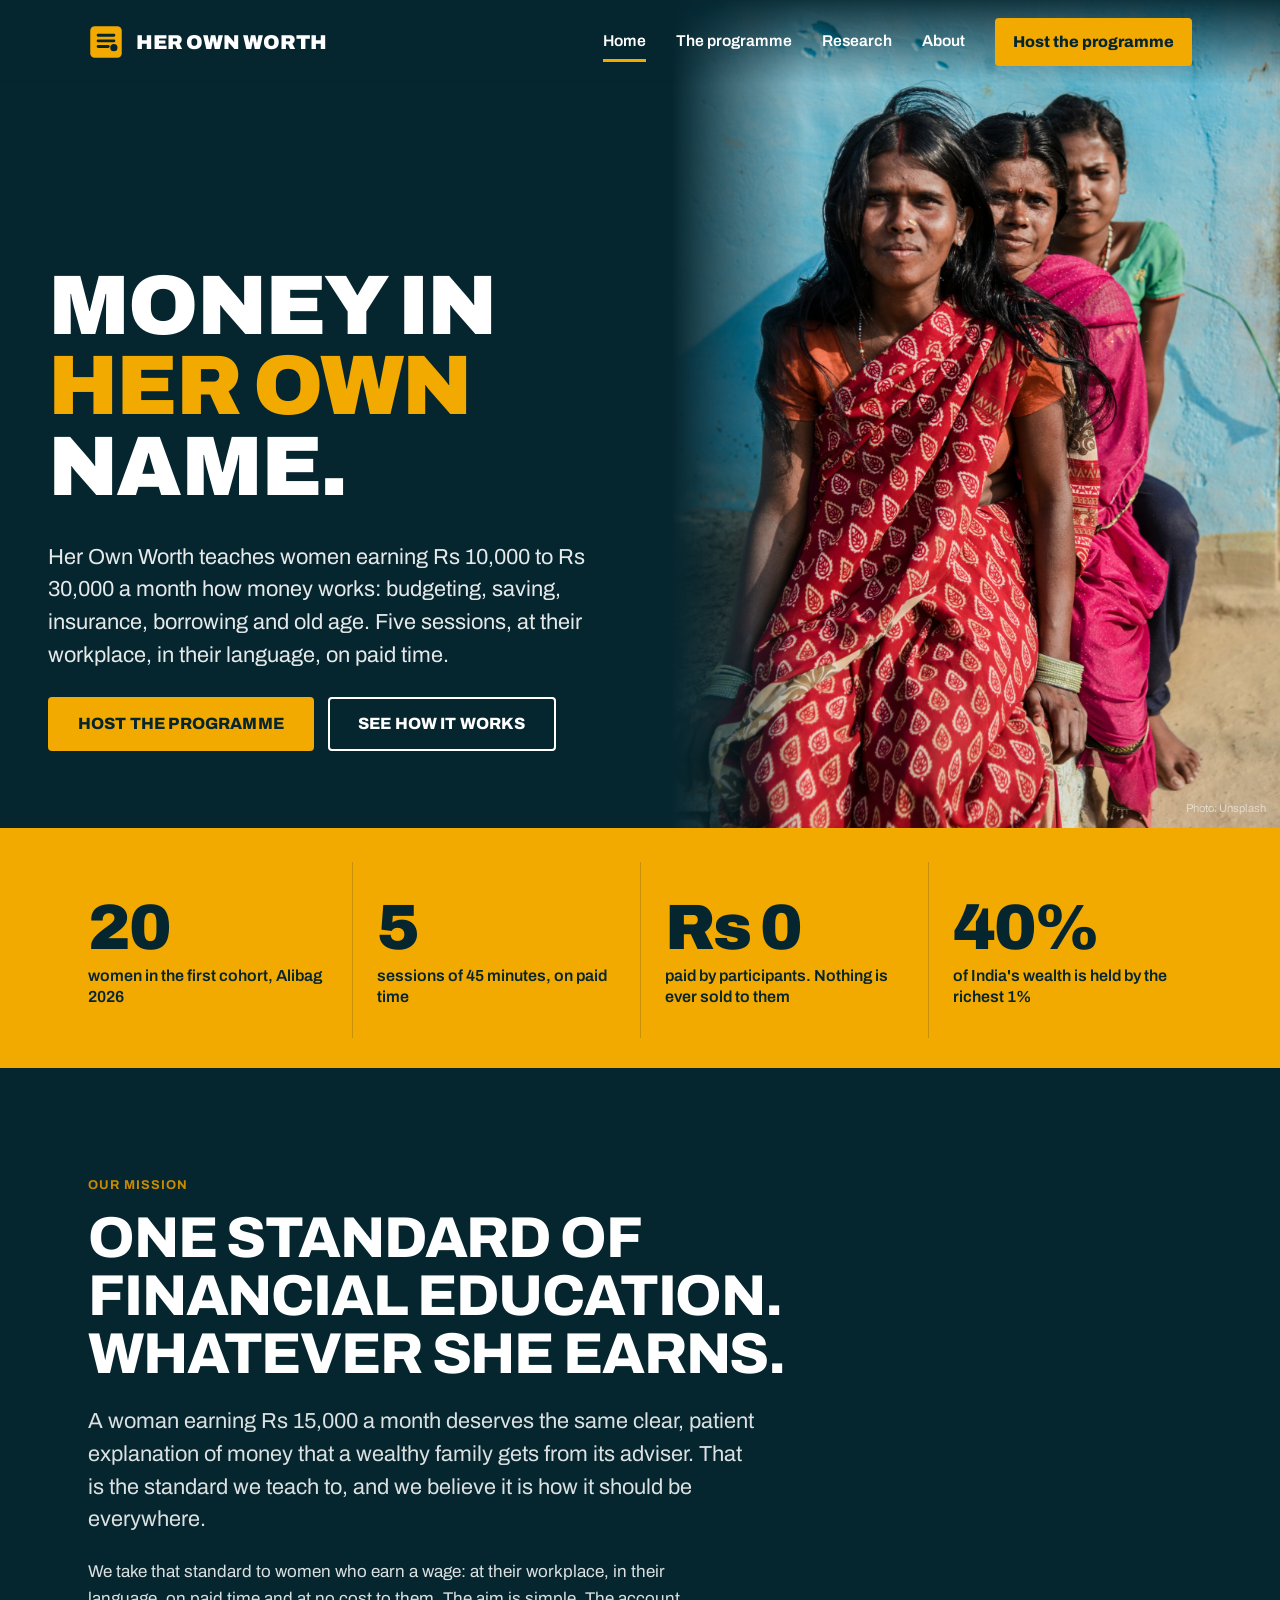
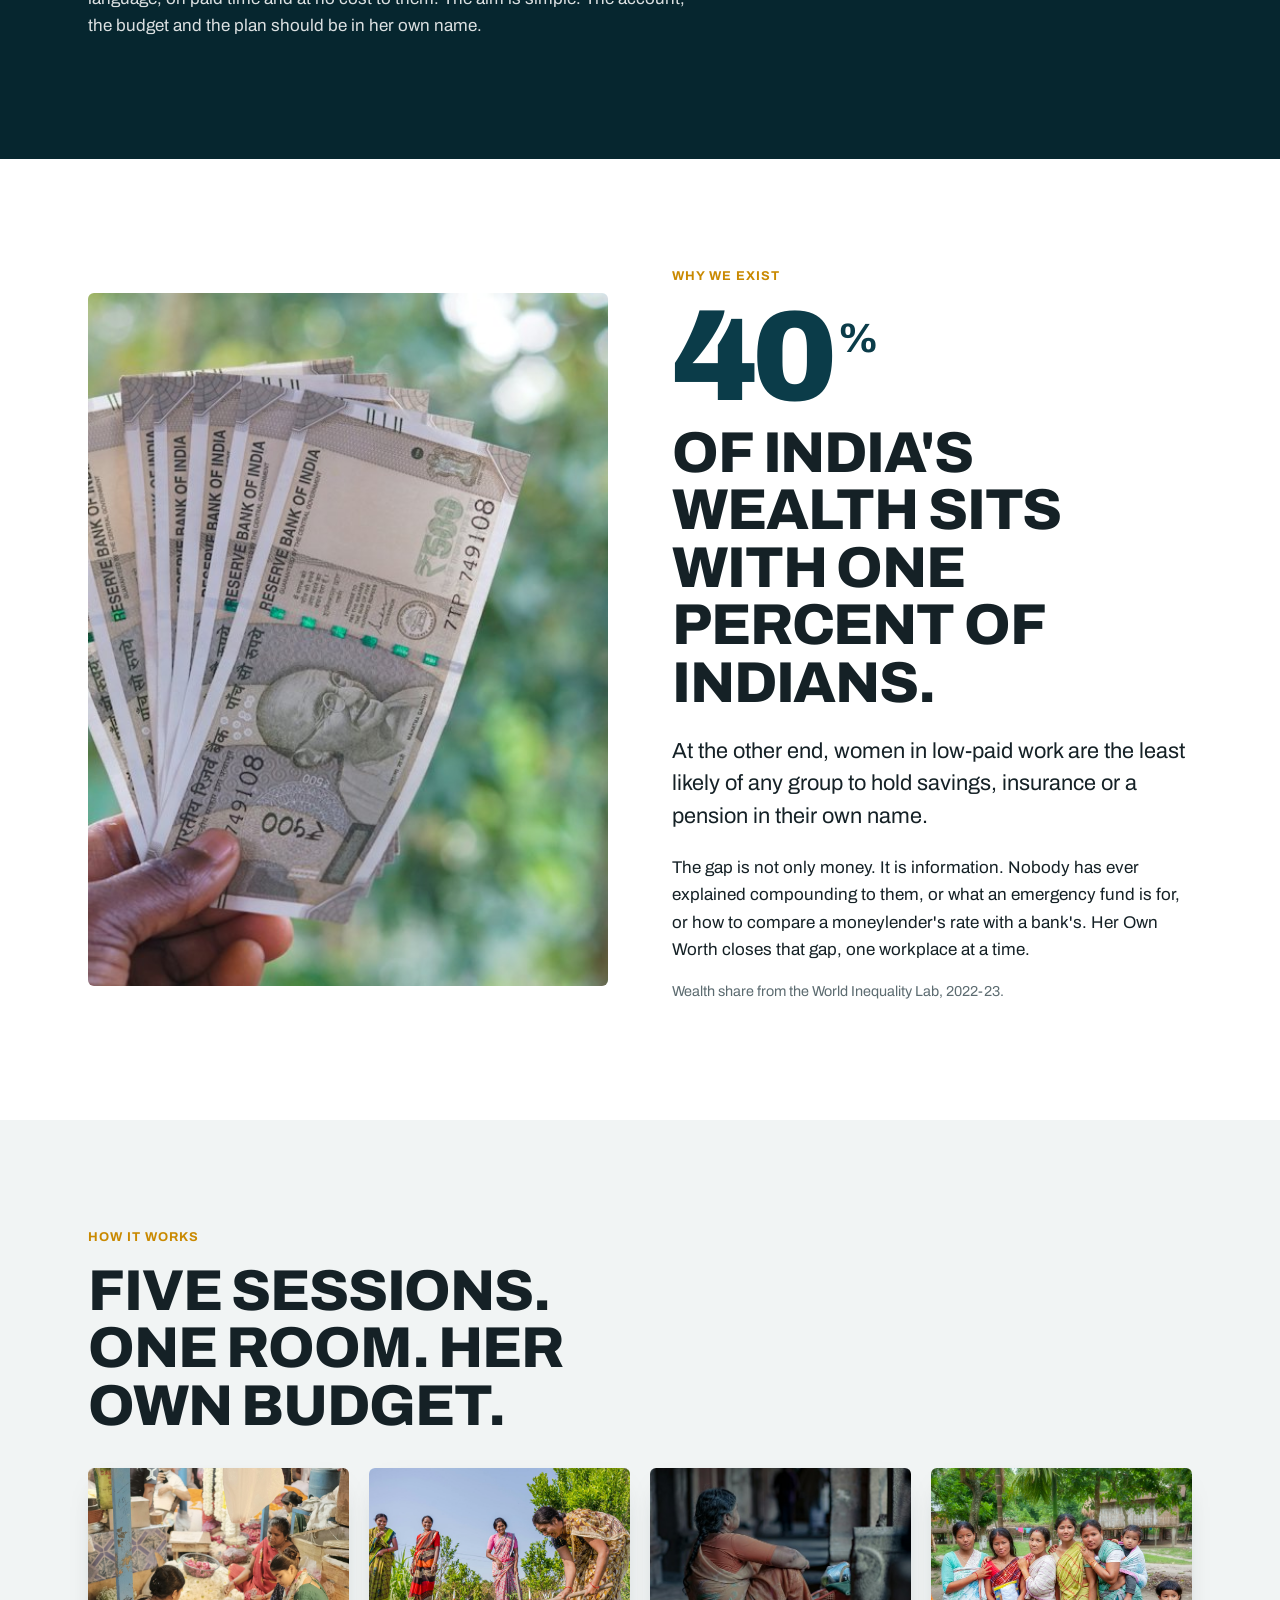
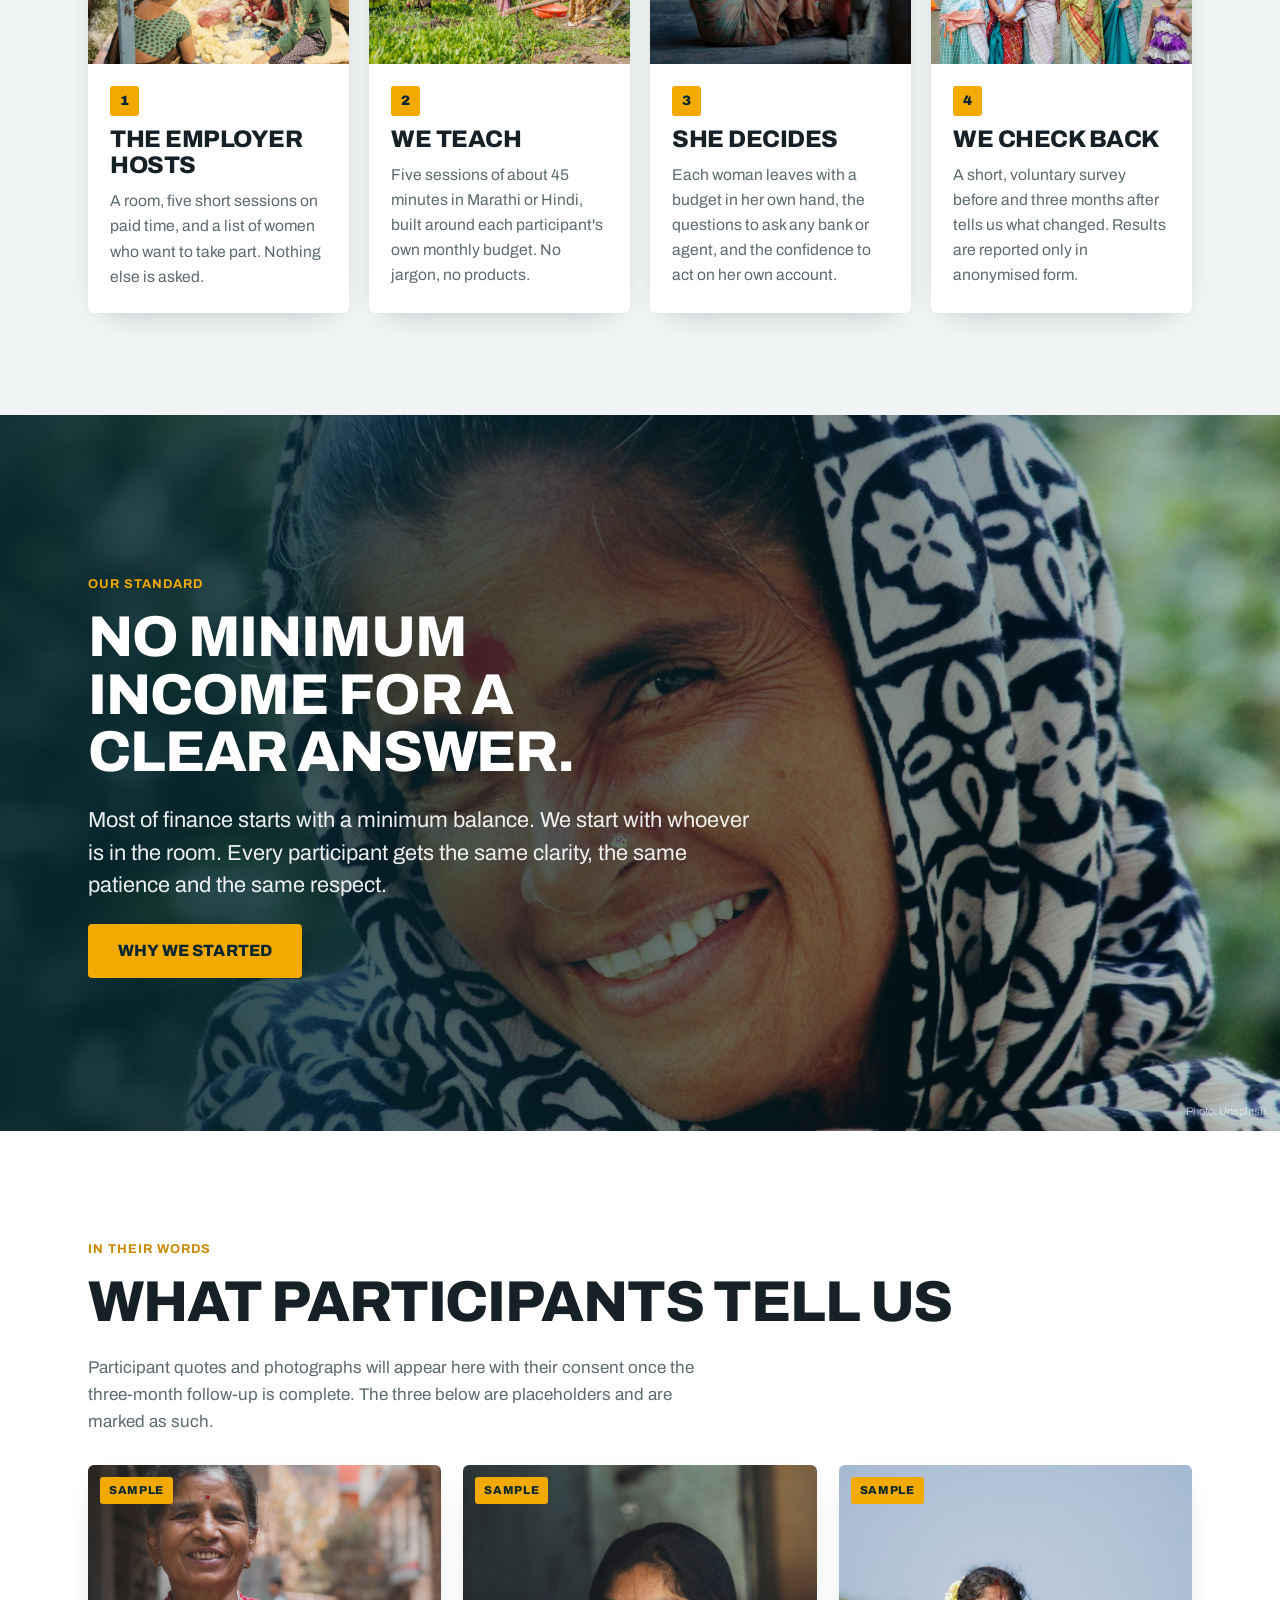
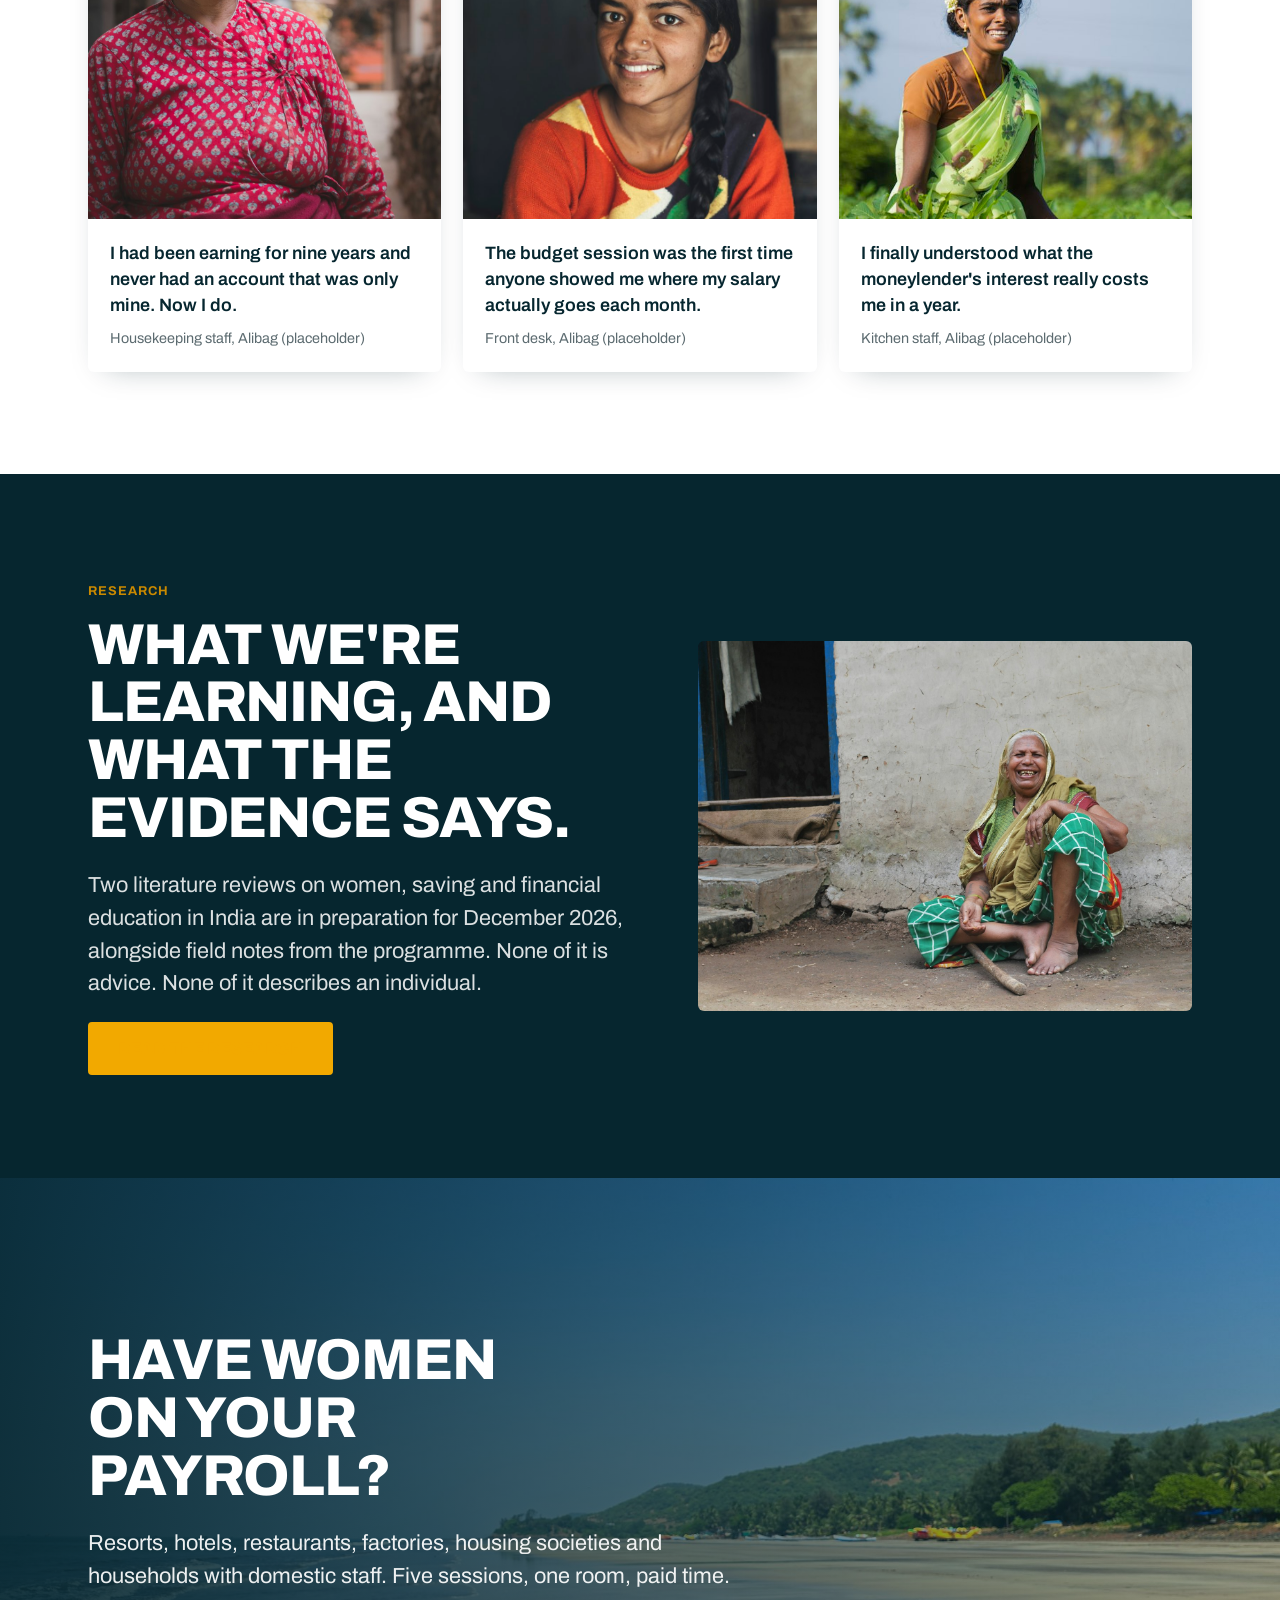
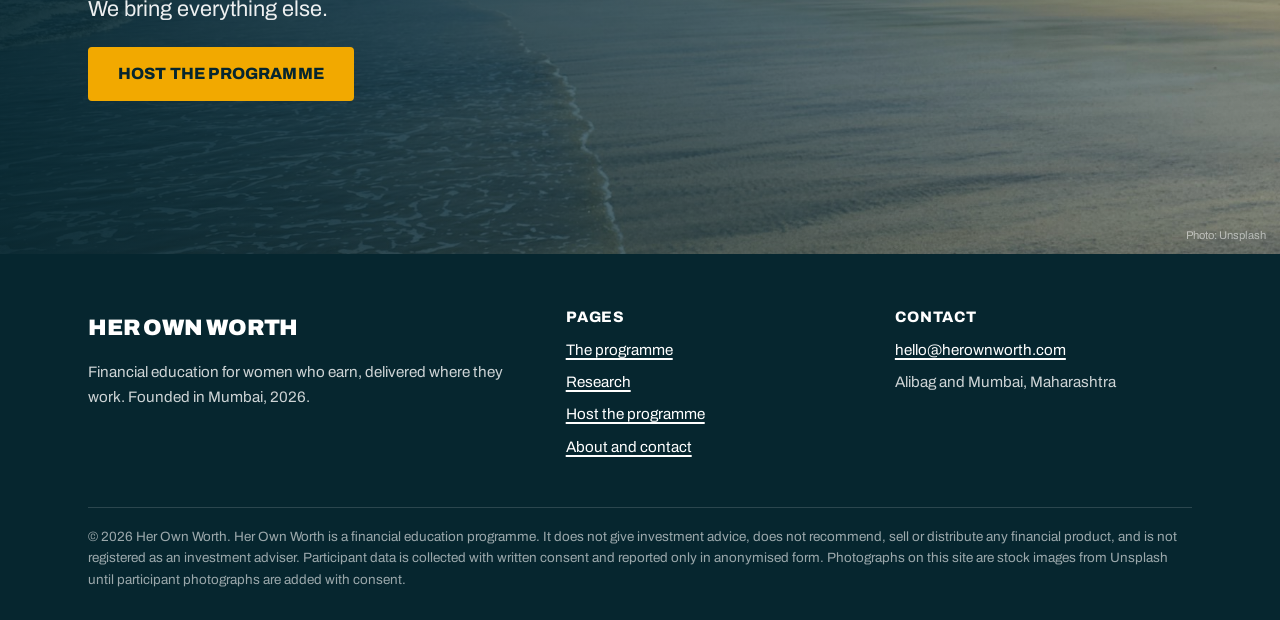
<file: index.html>
<!doctype html>
<html lang="en">
<head>
<meta charset="utf-8">
<meta name="viewport" content="width=device-width, initial-scale=1">
<title>Her Own Worth</title>
<meta name="description" content="One standard of financial education for women who earn, whatever they earn. Budgeting, saving, insurance and borrowing explained in plain language, at the workplace.">
<link rel="icon" href="favicon.svg" type="image/svg+xml">
<link rel="preconnect" href="https://fonts.googleapis.com">
<link rel="preconnect" href="https://fonts.gstatic.com" crossorigin>
<link href="https://fonts.googleapis.com/css2?family=Archivo:wght@400;500;600;700;800;900&display=swap" rel="stylesheet">
<link rel="stylesheet" href="styles.css">
</head>
<body>
<header class="top">
  <div class="wrap">
    <a class="brand" href="index.html"><svg class="mark" viewBox="0 0 32 32" aria-hidden="true"><rect x="2" y="2" width="28" height="28" rx="4" fill="#F2A900"/><path d="M9 10h14M9 15h14M9 20h9" stroke="#06262F" stroke-width="2.6" stroke-linecap="round"/><circle cx="23" cy="21" r="3.2" fill="#06262F"/></svg>Her Own Worth</a>
    <button class="menu-btn" aria-expanded="false" aria-controls="nav" onclick="var n=document.getElementById('nav');n.classList.toggle('open');this.setAttribute('aria-expanded',n.classList.contains('open'))">Menu</button>
    <nav class="main" id="nav" aria-label="Main">
      <a href="index.html" aria-current="page">Home</a>
      <a href="programme.html">The programme</a>
      <a href="research.html">Research</a>
      <a href="about.html">About</a>
      <a class="cta" href="employers.html">Host the programme</a>
    </nav>
  </div>
</header>
<main>

<section class="hero">
  <div class="text"><div>
    <h1 class="reveal">Money in <em>her own</em> name.</h1>
    <p class="lead reveal d1">Her Own Worth teaches women earning Rs 10,000 to Rs 30,000 a month how money works: budgeting, saving, insurance, borrowing and old age. Five sessions, at their workplace, in their language, on paid time.</p>
    <div class="actions reveal d2"><a class="btn" href="employers.html">Host the programme</a> <a class="btn outline" href="programme.html">See how it works</a></div>
  </div></div>
  <div class="pic"><img src="img/hero_group.jpg" alt="Women in bright saris standing together outside a blue wall" fetchpriority="high" style="--pos:50% 20%"><span class="credit">Photo: Unsplash</span></div>
</section>
<div class="stats" aria-label="Programme at a glance">
  <div class="wrap">
    <div><b data-count="20">20</b><span>women in the first cohort, Alibag 2026</span></div>
    <div><b data-count="5">5</b><span>sessions of 45 minutes, on paid time</span></div>
    <div><b data-count="0" data-prefix="Rs ">Rs 0</b><span>paid by participants. Nothing is ever sold to them</span></div>
    <div><b data-count="40" data-suffix="%">40%</b><span>of India's wealth is held by the richest 1%</span></div>
  </div>
</div>

<section class="dark">
  <div class="wrap">
    <span class="eyebrow">Our mission</span>
    <h2 style="max-width:20ch">One standard of financial education. Whatever she earns.</h2>
    <p class="lead">A woman earning Rs 15,000 a month deserves the same clear, patient explanation of money that a wealthy family gets from its adviser. That is the standard we teach to, and we believe it is how it should be everywhere.</p>
    <p style="max-width:62ch">We take that standard to women who earn a wage: at their workplace, in their language, on paid time and at no cost to them. The aim is simple. The account, the budget and the plan should be in her own name.</p>
  </div>
</section>

<section>
  <div class="wrap split">
    <div class="photo tall"><img src="img/rupees.jpg" alt="A hand holding a fan of 500 rupee notes" loading="lazy"></div>
    <div>
      <span class="eyebrow">Why we exist</span>
      <p class="bignum">40<small>%</small></p>
      <h2>Of India's wealth sits with one percent of Indians.</h2>
      <p class="lead">At the other end, women in low-paid work are the least likely of any group to hold savings, insurance or a pension in their own name.</p>
      <p>The gap is not only money. It is information. Nobody has ever explained compounding to them, or what an emergency fund is for, or how to compare a moneylender's rate with a bank's. Her Own Worth closes that gap, one workplace at a time.</p>
      <p class="muted" style="font-size:.9rem">Wealth share from the World Inequality Lab, 2022-23.</p>
    </div>
  </div>
</section>

<section class="mist">
  <div class="wrap">
    <span class="eyebrow">How it works</span>
    <h2 style="max-width:16ch">Five sessions. One room. Her own budget.</h2>
    <div class="cards" style="margin-top:34px">
      <article class="card"><div class="img"><img src="img/market.jpg" alt="Women working at market stalls" loading="lazy"></div><div class="body"><span class="step">1</span><h3>The employer hosts</h3><p>A room, five short sessions on paid time, and a list of women who want to take part. Nothing else is asked.</p></div></article>
      <article class="card"><div class="img"><img src="img/women_field.jpg" alt="Three women working together outdoors" loading="lazy"></div><div class="body"><span class="step">2</span><h3>We teach</h3><p>Five sessions of about 45 minutes in Marathi or Hindi, built around each participant's own monthly budget. No jargon, no products.</p></div></article>
      <article class="card"><div class="img"><img src="img/p_pensive.jpg" alt="A woman seated, thinking" loading="lazy"></div><div class="body"><span class="step">3</span><h3>She decides</h3><p>Each woman leaves with a budget in her own hand, the questions to ask any bank or agent, and the confidence to act on her own account.</p></div></article>
      <article class="card"><div class="img"><img src="img/group_rural.jpg" alt="A group of women and children in a village" loading="lazy"></div><div class="body"><span class="step">4</span><h3>We check back</h3><p>A short, voluntary survey before and three months after tells us what changed. Results are reported only in anonymised form.</p></div></article>
    </div>
  </div>
</section>

<div class="band">
  <img class="bg" src="img/p_scarf.jpg" alt="" loading="lazy">
  <div class="wrap">
    <span class="eyebrow" style="color:var(--gold)">Our standard</span>
    <h2>No minimum income for a clear answer.</h2>
    <p class="lead">Most of finance starts with a minimum balance. We start with whoever is in the room. Every participant gets the same clarity, the same patience and the same respect.</p>
    <a class="btn" href="about.html">Why we started</a>
  </div>
  <span class="credit">Photo: Unsplash</span>
</div>

<section>
  <div class="wrap">
    <span class="eyebrow">In their words</span>
    <h2>What participants tell us</h2>
    <p class="muted" style="max-width:62ch">Participant quotes and photographs will appear here with their consent once the three-month follow-up is complete. The three below are placeholders and are marked as such.</p>
    <div class="quotes" style="margin-top:30px">
      <article class="quote"><span class="sample">Sample</span><div class="img"><img src="img/p_older.jpg" alt="" loading="lazy"></div><blockquote>I had been earning for nine years and never had an account that was only mine. Now I do.</blockquote><cite>Housekeeping staff, Alibag (placeholder)</cite></article>
      <article class="quote"><span class="sample">Sample</span><div class="img"><img src="img/p_young.jpg" alt="" loading="lazy"></div><blockquote>The budget session was the first time anyone showed me where my salary actually goes each month.</blockquote><cite>Front desk, Alibag (placeholder)</cite></article>
      <article class="quote"><span class="sample">Sample</span><div class="img"><img src="img/p_green.jpg" alt="" loading="lazy"></div><blockquote>I finally understood what the moneylender's interest really costs me in a year.</blockquote><cite>Kitchen staff, Alibag (placeholder)</cite></article>
    </div>
  </div>
</section>

<section class="dark">
  <div class="wrap split text-first">
    <div>
      <span class="eyebrow">Research</span>
      <h2>What we're learning, and what the evidence says.</h2>
      <p class="lead">Two literature reviews on women, saving and financial education in India are in preparation for December 2026, alongside field notes from the programme. None of it is advice. None of it describes an individual.</p>
      <a class="btn" href="research.html">Read the research</a>
    </div>
    <div class="photo"><img src="img/p_seated.jpg" alt="An older woman seated at a doorway" loading="lazy"></div>
  </div>
</section>

<div class="band">
  <img class="bg" src="img/coast.jpg" alt="" loading="lazy">
  <div class="wrap">
    <h2>Have women on your payroll?</h2>
    <p class="lead">Resorts, hotels, restaurants, factories, housing societies and households with domestic staff. Five sessions, one room, paid time. We bring everything else.</p>
    <a class="btn" href="employers.html">Host the programme</a>
  </div>
  <span class="credit">Photo: Unsplash</span>
</div>

</main>
<footer>
  <div class="wrap">
    <div>
      <div class="brand">Her Own Worth</div>
      <p>Financial education for women who earn, delivered where they work. Founded in Mumbai, 2026.</p>
    </div>
    <div>
      <h4>PAGES</h4>
      <ul>
        <li><a href="programme.html">The programme</a></li>
        <li><a href="research.html">Research</a></li>
        <li><a href="employers.html">Host the programme</a></li>
        <li><a href="about.html">About and contact</a></li>
      </ul>
    </div>
    <div>
      <h4>CONTACT</h4>
      <ul>
        <li><a href="mailto:hello@herownworth.com">hello@herownworth.com</a></li>
        <li>Alibag and Mumbai, Maharashtra</li>
      </ul>
    </div>
    <div class="legal">&copy; 2026 Her Own Worth. Her Own Worth is a financial education programme. It does not give investment advice, does not recommend, sell or distribute any financial product, and is not registered as an investment adviser. Participant data is collected with written consent and reported only in anonymised form. Photographs on this site are stock images from Unsplash until participant photographs are added with consent.</div>
  </div>
</footer>
<script>
(function(){
  var els=document.querySelectorAll('[data-count]');
  if(!('IntersectionObserver' in window)||!els.length) return;
  var reduce=window.matchMedia('(prefers-reduced-motion: reduce)').matches;
  var io=new IntersectionObserver(function(entries){
    entries.forEach(function(e){
      if(!e.isIntersecting) return; io.unobserve(e.target);
      var el=e.target, end=parseInt(el.getAttribute('data-count'),10), pre=el.getAttribute('data-prefix')||'', suf=el.getAttribute('data-suffix')||'';
      if(reduce){ el.textContent=pre+end+suf; return; }
      var t0=null, dur=1400;
      function step(ts){ if(!t0) t0=ts; var p=Math.min(1,(ts-t0)/dur); p=1-Math.pow(1-p,3); el.textContent=pre+Math.round(end*p)+suf; if(p<1) requestAnimationFrame(step); }
      requestAnimationFrame(step);
    });
  },{threshold:.4});
  els.forEach(function(el){ el.textContent=(el.getAttribute('data-prefix')||'')+'0'+(el.getAttribute('data-suffix')||''); io.observe(el); });
})();
</script>
</body>
</html>
</file>
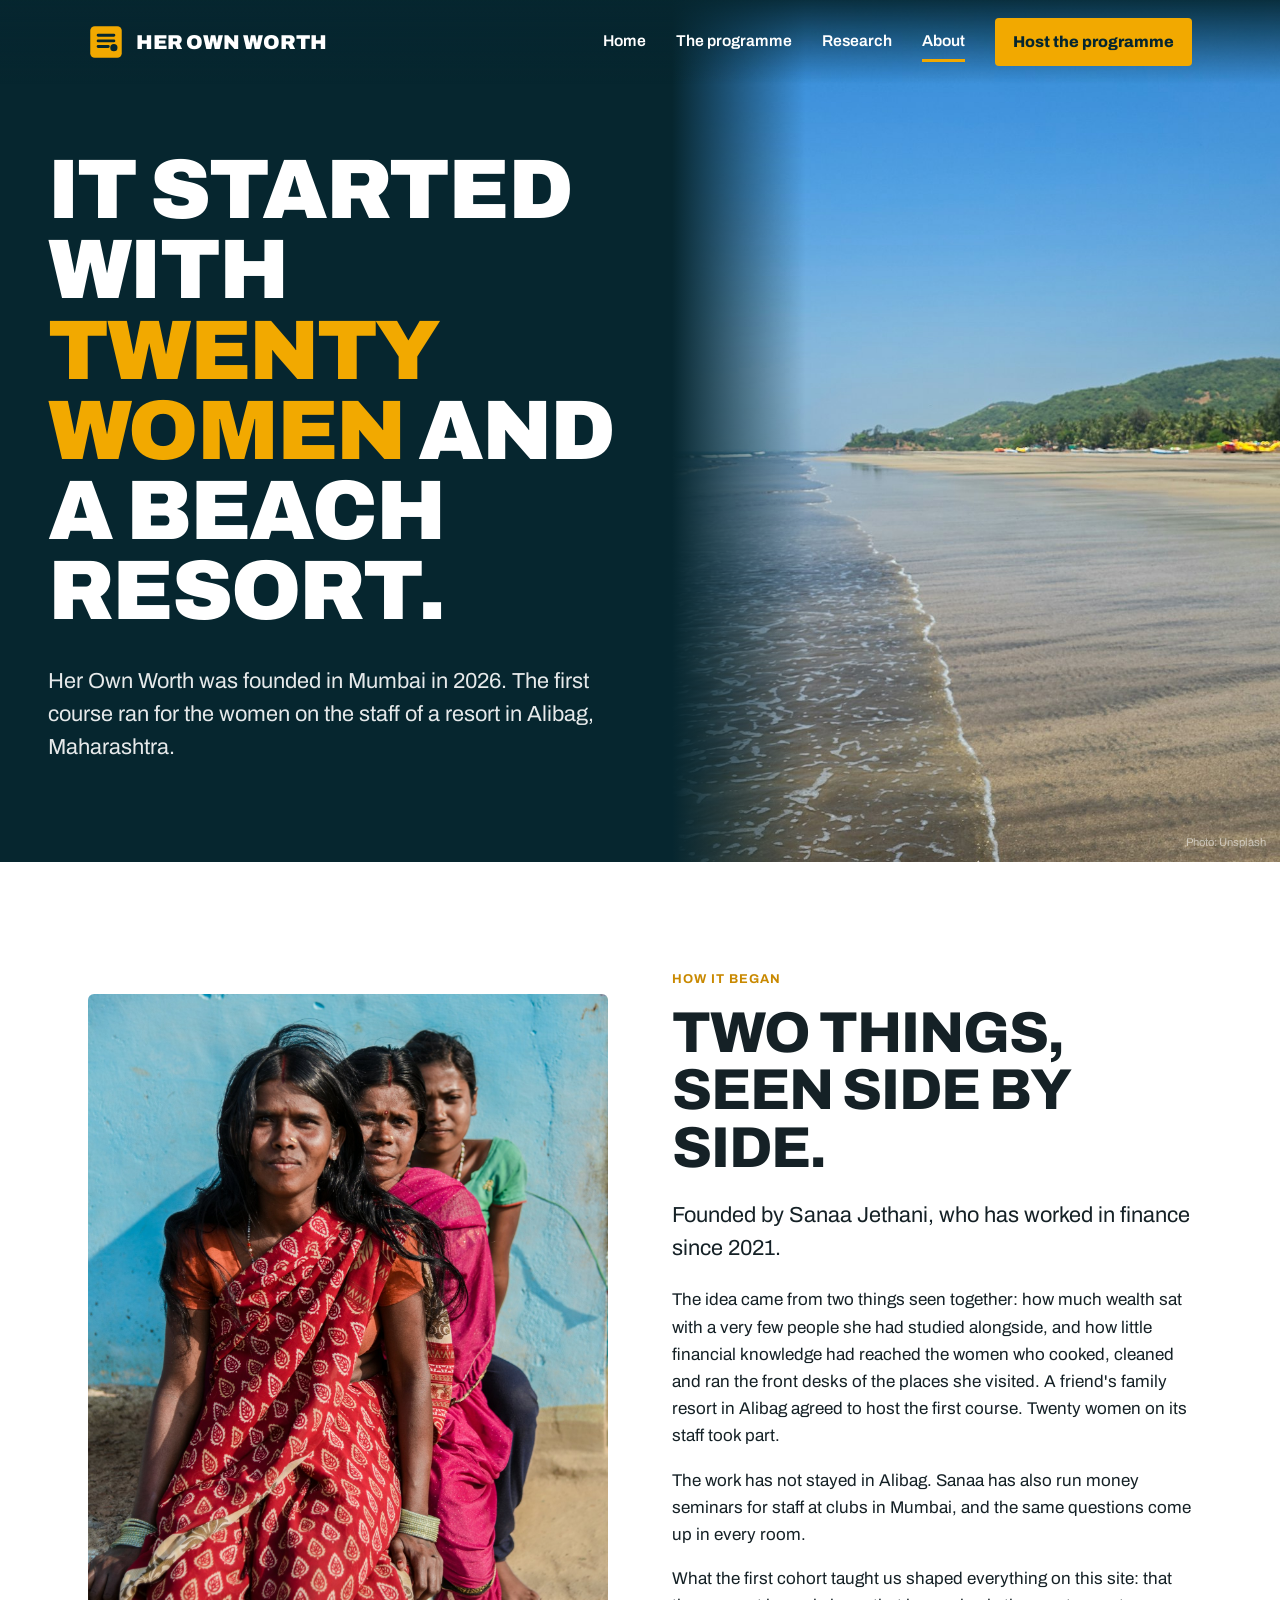
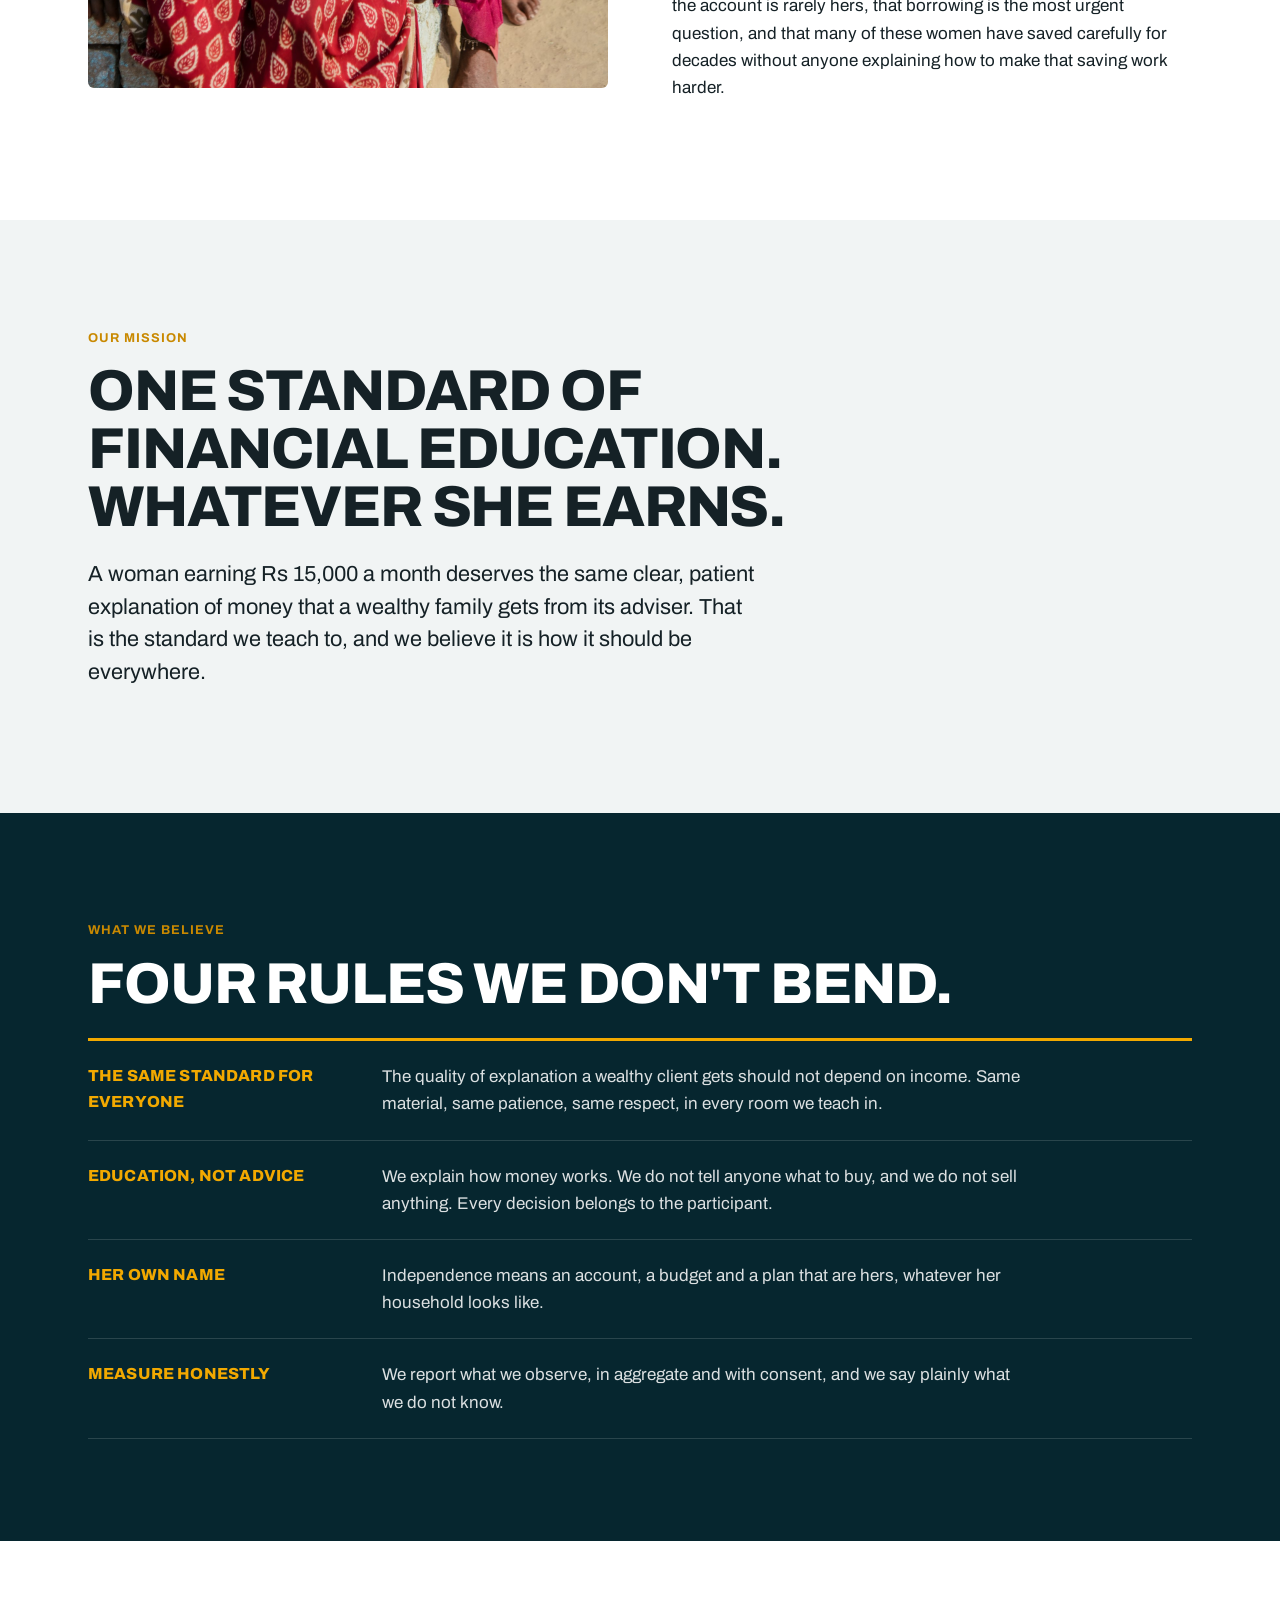
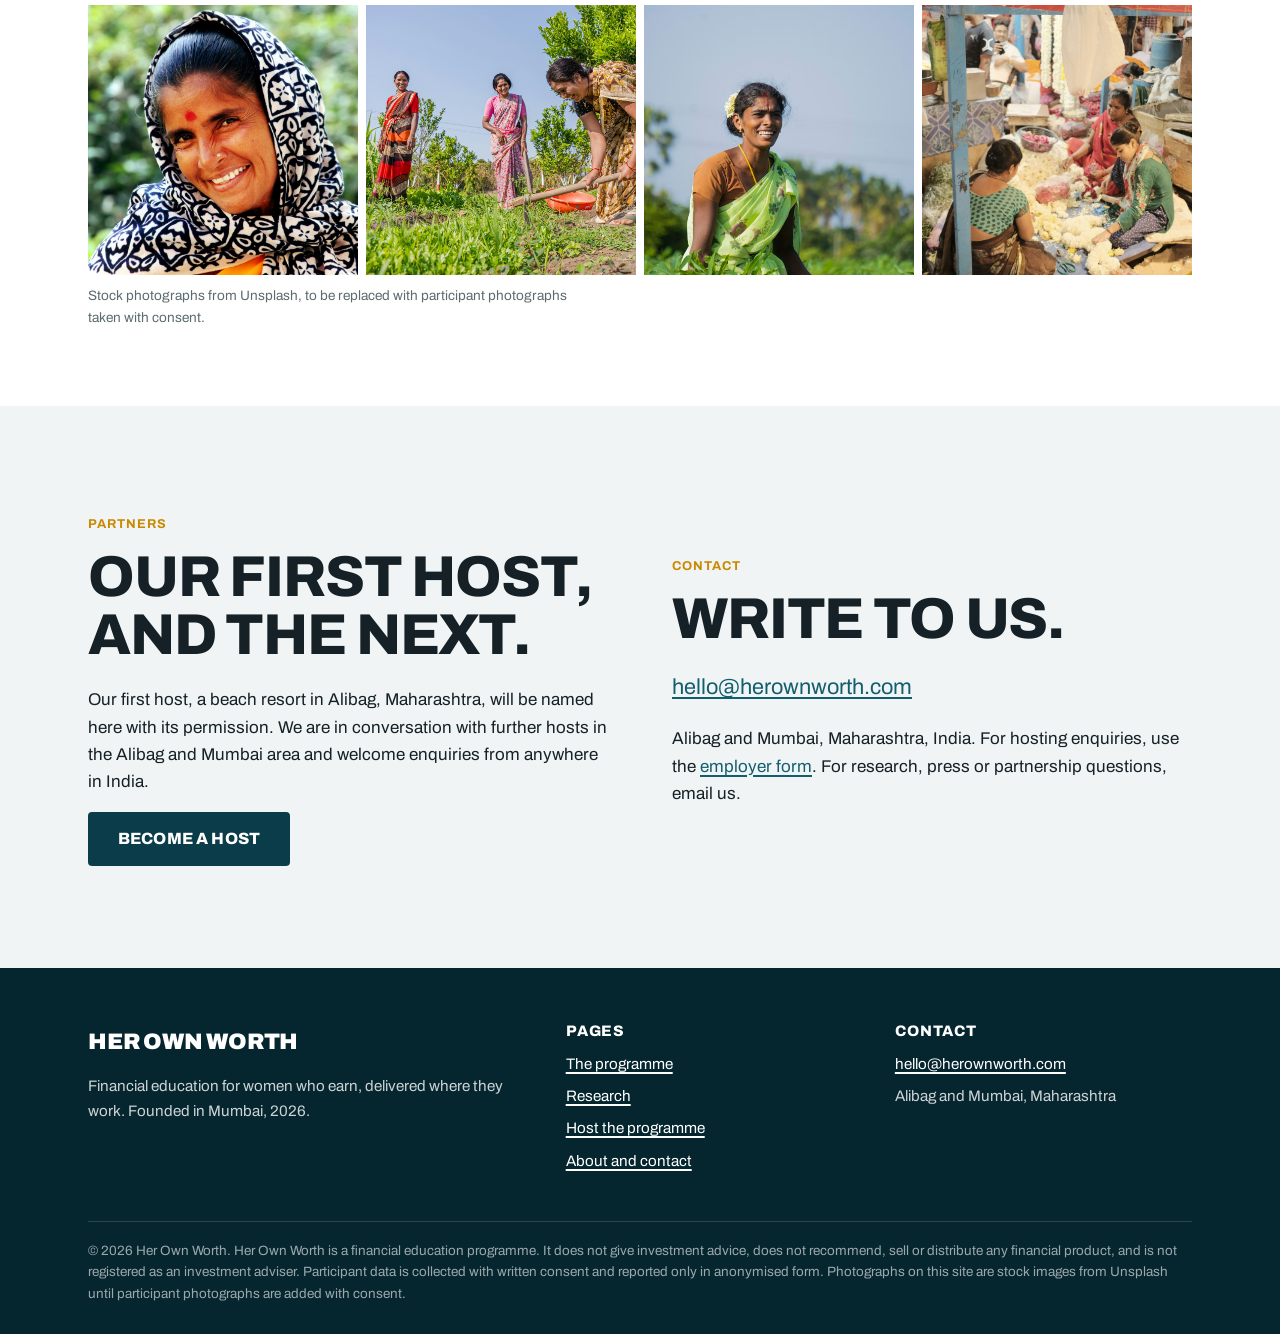
<file: about.html>
<!doctype html>
<html lang="en">
<head>
<meta charset="utf-8">
<meta name="viewport" content="width=device-width, initial-scale=1">
<title>About | Her Own Worth</title>
<meta name="description" content="How Her Own Worth started, what it believes, and how to reach us.">
<link rel="icon" href="favicon.svg" type="image/svg+xml">
<link rel="preconnect" href="https://fonts.googleapis.com">
<link rel="preconnect" href="https://fonts.gstatic.com" crossorigin>
<link href="https://fonts.googleapis.com/css2?family=Archivo:wght@400;500;600;700;800;900&display=swap" rel="stylesheet">
<link rel="stylesheet" href="styles.css">
</head>
<body>
<header class="top">
  <div class="wrap">
    <a class="brand" href="index.html"><svg class="mark" viewBox="0 0 32 32" aria-hidden="true"><rect x="2" y="2" width="28" height="28" rx="4" fill="#F2A900"/><path d="M9 10h14M9 15h14M9 20h9" stroke="#06262F" stroke-width="2.6" stroke-linecap="round"/><circle cx="23" cy="21" r="3.2" fill="#06262F"/></svg>Her Own Worth</a>
    <button class="menu-btn" aria-expanded="false" aria-controls="nav" onclick="var n=document.getElementById('nav');n.classList.toggle('open');this.setAttribute('aria-expanded',n.classList.contains('open'))">Menu</button>
    <nav class="main" id="nav" aria-label="Main">
      <a href="index.html">Home</a>
      <a href="programme.html">The programme</a>
      <a href="research.html">Research</a>
      <a href="about.html" aria-current="page">About</a>
      <a class="cta" href="employers.html">Host the programme</a>
    </nav>
  </div>
</header>
<main>

<section class="hero short">
  <div class="text"><div>
    <h1 class="reveal">It started with <em>twenty women</em> and a beach resort.</h1>
    <p class="lead reveal d1">Her Own Worth was founded in Mumbai in 2026. The first course ran for the women on the staff of a resort in Alibag, Maharashtra.</p>
    
  </div></div>
  <div class="pic"><img src="img/coast.jpg" alt="A wide sandy beach on the Konkan coast" fetchpriority="high" style="--pos:50% 30%"><span class="credit">Photo: Unsplash</span></div>
</section>

<section>
  <div class="wrap split">
    <div class="photo tall"><img src="img/hero_group.jpg" alt="Women in bright saris standing together" loading="lazy"></div>
    <div>
      <span class="eyebrow">How it began</span>
      <h2>Two things, seen side by side.</h2>
      <p class="lead">Founded by Sanaa Jethani, who has worked in finance since 2021.</p>
      <p>The idea came from two things seen together: how much wealth sat with a very few people she had studied alongside, and how little financial knowledge had reached the women who cooked, cleaned and ran the front desks of the places she visited. A friend's family resort in Alibag agreed to host the first course. Twenty women on its staff took part.</p>
      <p>The work has not stayed in Alibag. Sanaa has also run money seminars for staff at clubs in Mumbai, and the same questions come up in every room.</p>
      <p>What the first cohort taught us shaped everything on this site: that the account is rarely hers, that borrowing is the most urgent question, and that many of these women have saved carefully for decades without anyone explaining how to make that saving work harder.</p>
    </div>
  </div>
</section>

<section class="mist">
  <div class="wrap">
    <span class="eyebrow">Our mission</span>
    <h2 style="max-width:20ch">One standard of financial education. Whatever she earns.</h2>
    <p class="lead">A woman earning Rs 15,000 a month deserves the same clear, patient explanation of money that a wealthy family gets from its adviser. That is the standard we teach to, and we believe it is how it should be everywhere.</p>
  </div>
</section>

<section class="dark">
  <div class="wrap">
    <span class="eyebrow">What we believe</span>
    <h2>Four rules we don't bend.</h2>
    <ul class="rows" style="margin-top:26px">
      <li><b>The same standard for everyone</b><p>The quality of explanation a wealthy client gets should not depend on income. Same material, same patience, same respect, in every room we teach in.</p></li>
      <li><b>Education, not advice</b><p>We explain how money works. We do not tell anyone what to buy, and we do not sell anything. Every decision belongs to the participant.</p></li>
      <li><b>Her own name</b><p>Independence means an account, a budget and a plan that are hers, whatever her household looks like.</p></li>
      <li><b>Measure honestly</b><p>We report what we observe, in aggregate and with consent, and we say plainly what we do not know.</p></li>
    </ul>
  </div>
</section>

<section class="tight">
  <div class="wrap">
    <div class="strip">
      <div><img src="img/p_scarf.jpg" alt="" loading="lazy"></div>
      <div><img src="img/women_field.jpg" alt="" loading="lazy"></div>
      <div><img src="img/p_green.jpg" alt="" loading="lazy"></div>
      <div><img src="img/market.jpg" alt="" loading="lazy"></div>
    </div>
    <p class="muted" style="font-size:.85rem;margin-top:10px">Stock photographs from Unsplash, to be replaced with participant photographs taken with consent.</p>
  </div>
</section>

<section class="mist">
  <div class="wrap split">
    <div>
      <span class="eyebrow">Partners</span>
      <h2>Our first host, and the next.</h2>
      <p>Our first host, a beach resort in Alibag, Maharashtra, will be named here with its permission. We are in conversation with further hosts in the Alibag and Mumbai area and welcome enquiries from anywhere in India.</p>
      <a class="btn teal" href="employers.html">Become a host</a>
    </div>
    <div id="contact">
      <span class="eyebrow">Contact</span>
      <h2>Write to us.</h2>
      <p class="lead"><a href="mailto:hello@herownworth.com">hello@herownworth.com</a></p>
      <p>Alibag and Mumbai, Maharashtra, India. For hosting enquiries, use the <a href="employers.html#enquire">employer form</a>. For research, press or partnership questions, email us.</p>
    </div>
  </div>
</section>

</main>
<footer>
  <div class="wrap">
    <div>
      <div class="brand">Her Own Worth</div>
      <p>Financial education for women who earn, delivered where they work. Founded in Mumbai, 2026.</p>
    </div>
    <div>
      <h4>PAGES</h4>
      <ul>
        <li><a href="programme.html">The programme</a></li>
        <li><a href="research.html">Research</a></li>
        <li><a href="employers.html">Host the programme</a></li>
        <li><a href="about.html">About and contact</a></li>
      </ul>
    </div>
    <div>
      <h4>CONTACT</h4>
      <ul>
        <li><a href="mailto:hello@herownworth.com">hello@herownworth.com</a></li>
        <li>Alibag and Mumbai, Maharashtra</li>
      </ul>
    </div>
    <div class="legal">&copy; 2026 Her Own Worth. Her Own Worth is a financial education programme. It does not give investment advice, does not recommend, sell or distribute any financial product, and is not registered as an investment adviser. Participant data is collected with written consent and reported only in anonymised form. Photographs on this site are stock images from Unsplash until participant photographs are added with consent.</div>
  </div>
</footer>
<script>
(function(){
  var els=document.querySelectorAll('[data-count]');
  if(!('IntersectionObserver' in window)||!els.length) return;
  var reduce=window.matchMedia('(prefers-reduced-motion: reduce)').matches;
  var io=new IntersectionObserver(function(entries){
    entries.forEach(function(e){
      if(!e.isIntersecting) return; io.unobserve(e.target);
      var el=e.target, end=parseInt(el.getAttribute('data-count'),10), pre=el.getAttribute('data-prefix')||'', suf=el.getAttribute('data-suffix')||'';
      if(reduce){ el.textContent=pre+end+suf; return; }
      var t0=null, dur=1400;
      function step(ts){ if(!t0) t0=ts; var p=Math.min(1,(ts-t0)/dur); p=1-Math.pow(1-p,3); el.textContent=pre+Math.round(end*p)+suf; if(p<1) requestAnimationFrame(step); }
      requestAnimationFrame(step);
    });
  },{threshold:.4});
  els.forEach(function(el){ el.textContent=(el.getAttribute('data-prefix')||'')+'0'+(el.getAttribute('data-suffix')||''); io.observe(el); });
})();
</script>
</body>
</html>
</file>
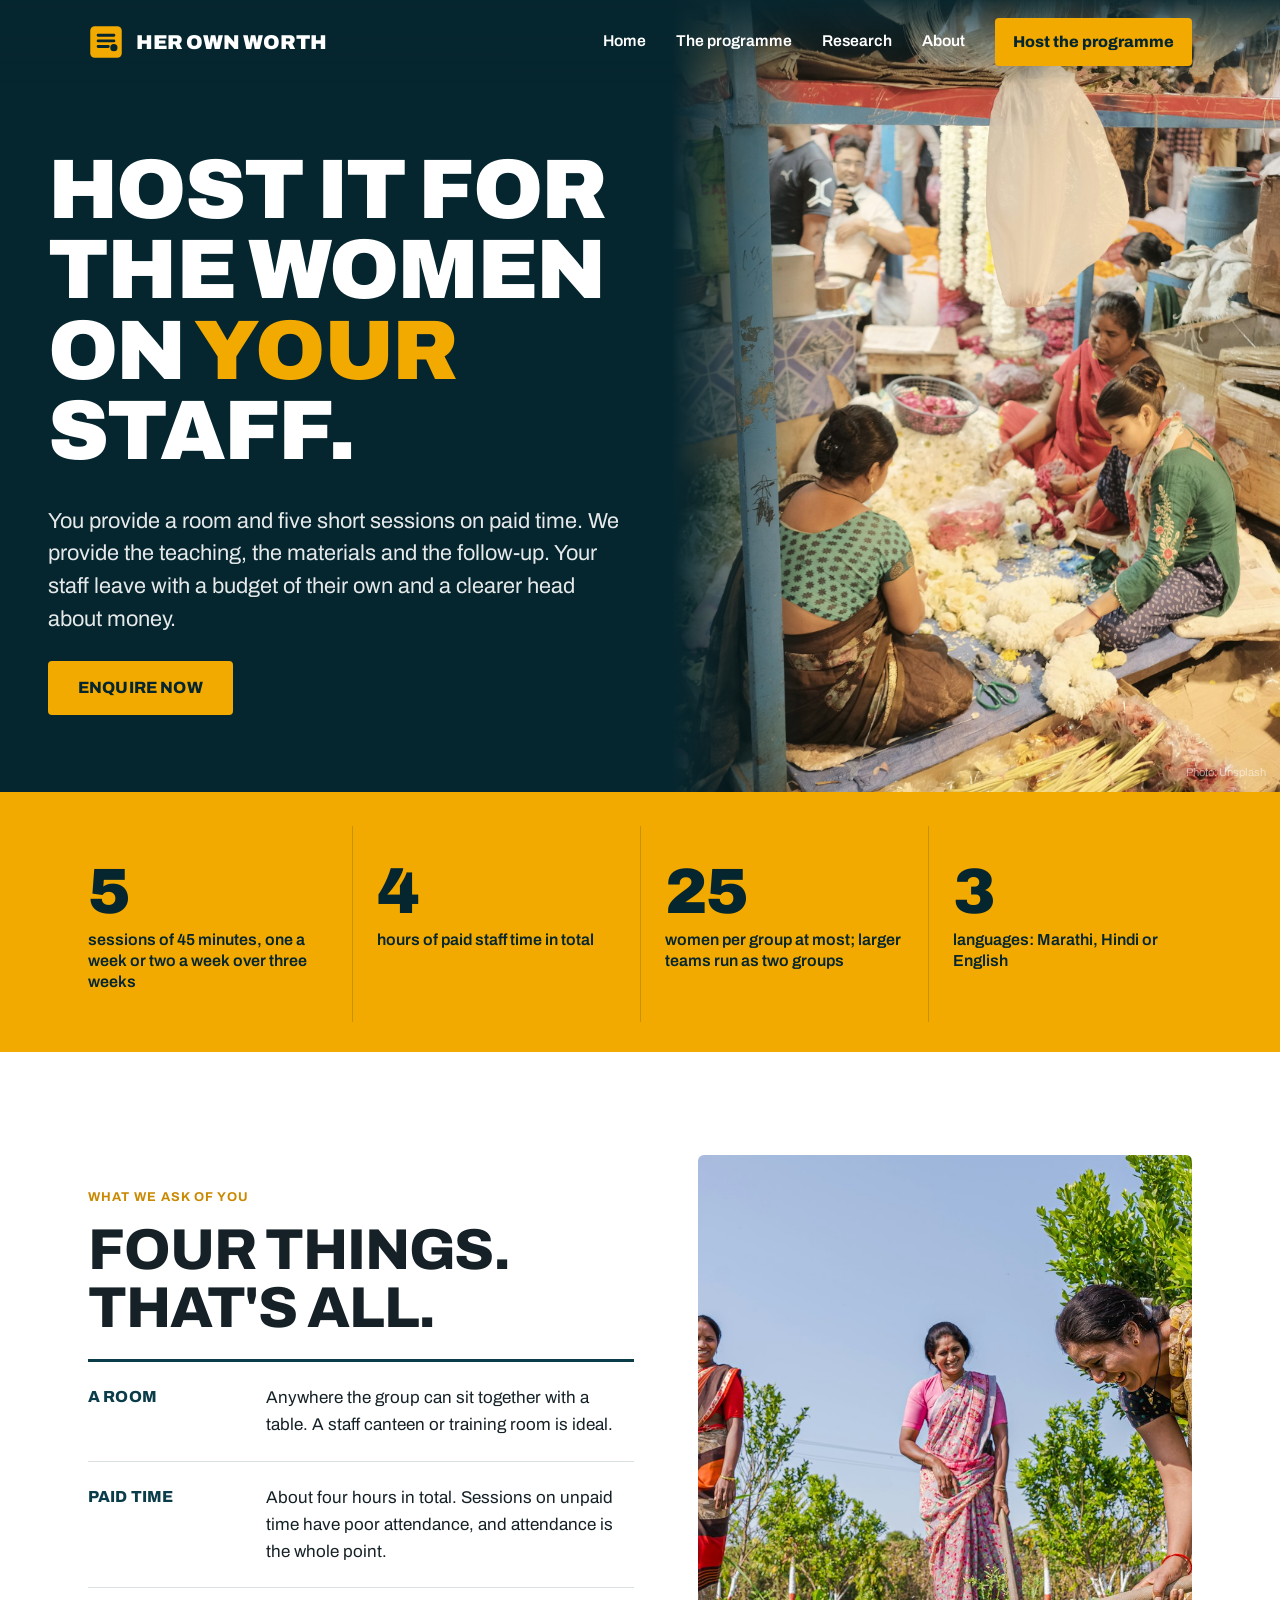
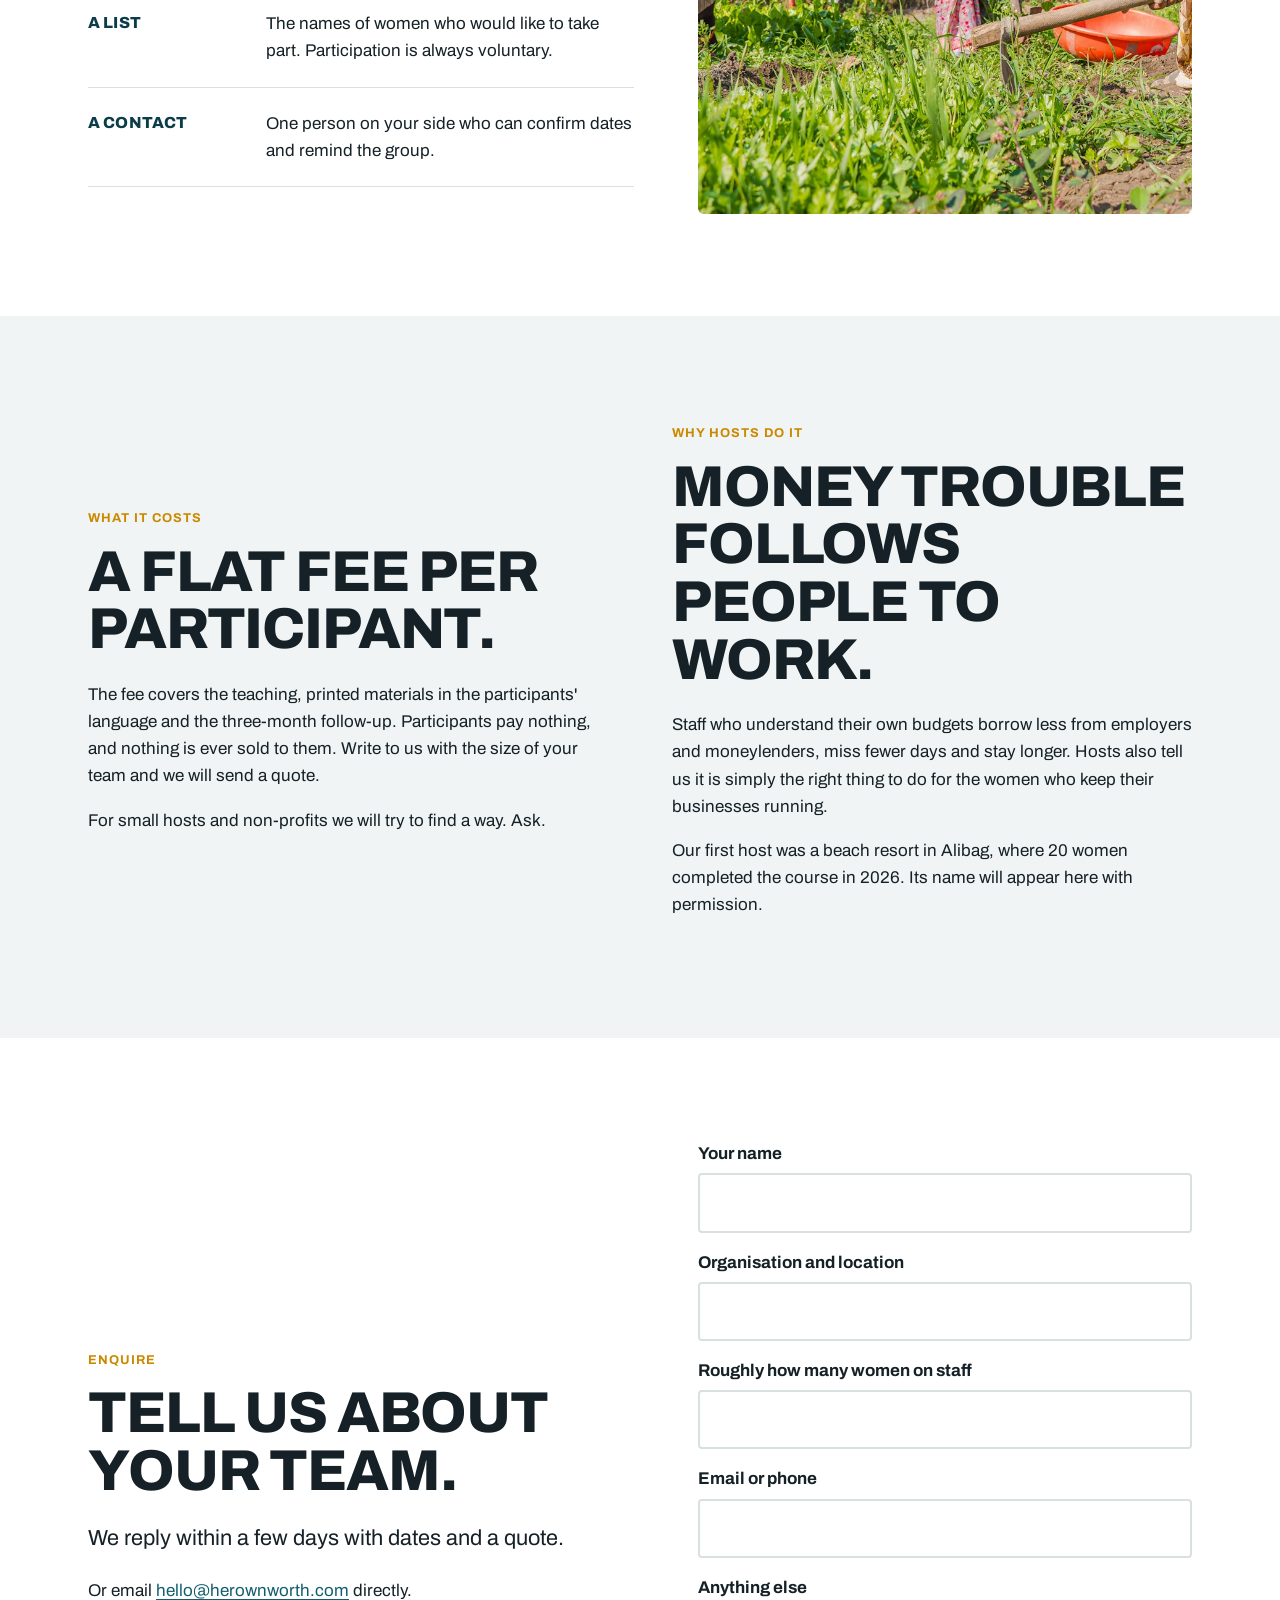
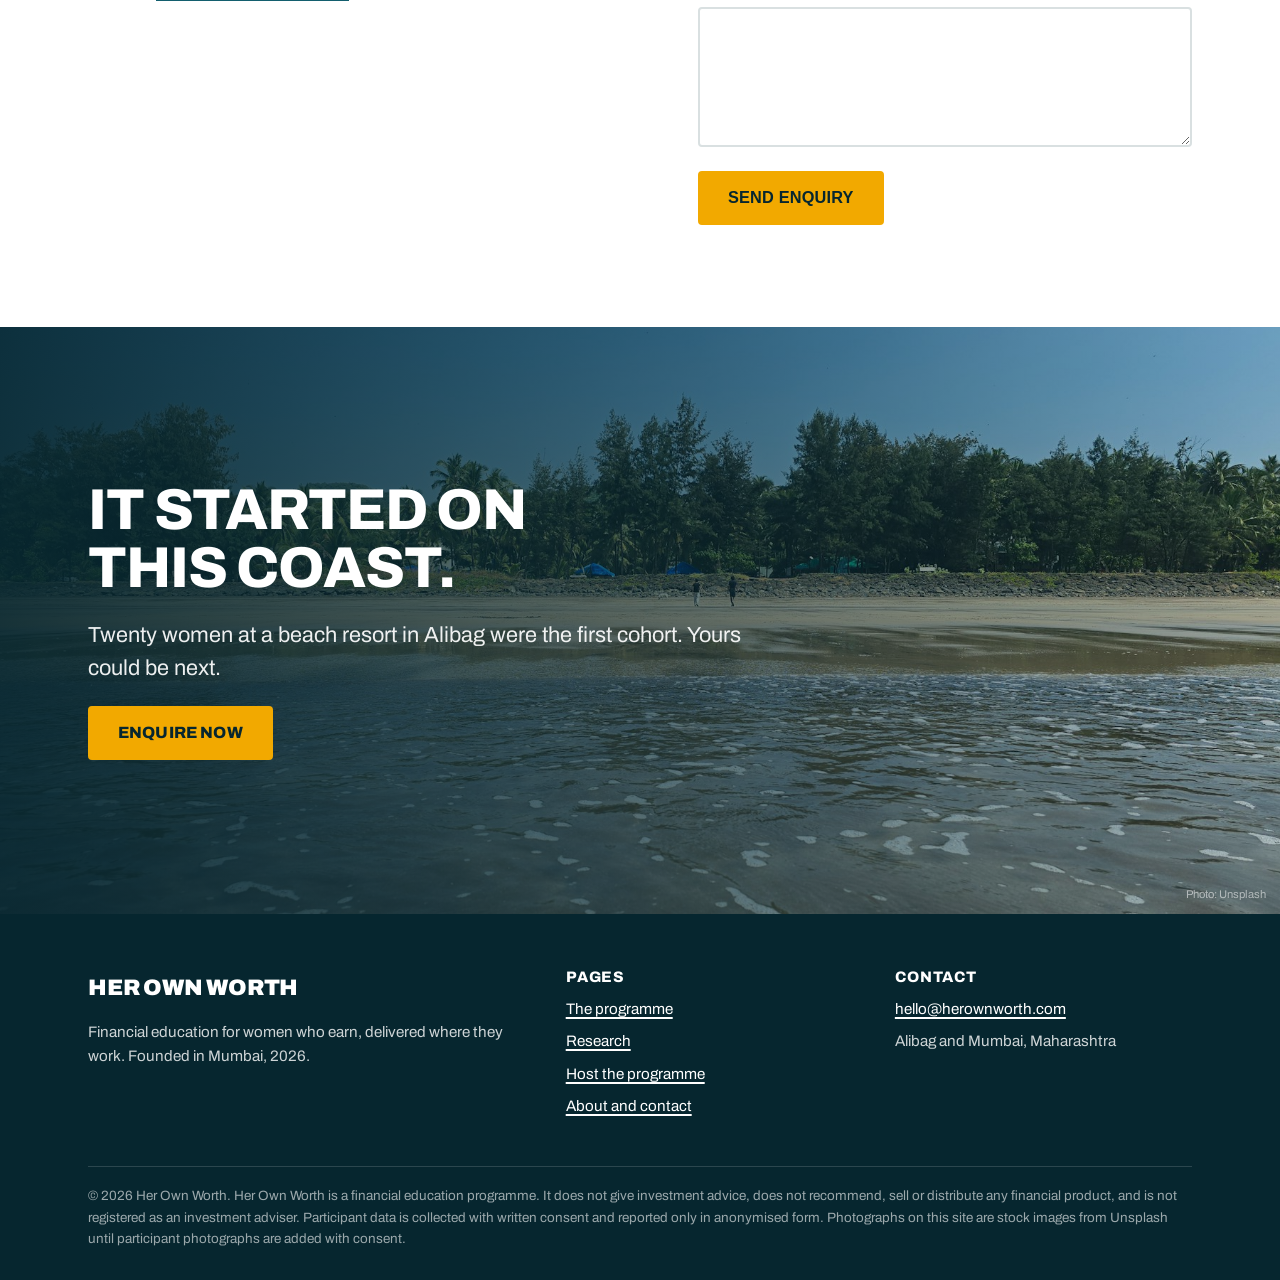
<file: employers.html>
<!doctype html>
<html lang="en">
<head>
<meta charset="utf-8">
<meta name="viewport" content="width=device-width, initial-scale=1">
<title>Host the programme | Her Own Worth</title>
<meta name="description" content="Host a five-session financial education course for the women on your staff.">
<link rel="icon" href="favicon.svg" type="image/svg+xml">
<link rel="preconnect" href="https://fonts.googleapis.com">
<link rel="preconnect" href="https://fonts.gstatic.com" crossorigin>
<link href="https://fonts.googleapis.com/css2?family=Archivo:wght@400;500;600;700;800;900&display=swap" rel="stylesheet">
<link rel="stylesheet" href="styles.css">
</head>
<body>
<header class="top">
  <div class="wrap">
    <a class="brand" href="index.html"><svg class="mark" viewBox="0 0 32 32" aria-hidden="true"><rect x="2" y="2" width="28" height="28" rx="4" fill="#F2A900"/><path d="M9 10h14M9 15h14M9 20h9" stroke="#06262F" stroke-width="2.6" stroke-linecap="round"/><circle cx="23" cy="21" r="3.2" fill="#06262F"/></svg>Her Own Worth</a>
    <button class="menu-btn" aria-expanded="false" aria-controls="nav" onclick="var n=document.getElementById('nav');n.classList.toggle('open');this.setAttribute('aria-expanded',n.classList.contains('open'))">Menu</button>
    <nav class="main" id="nav" aria-label="Main">
      <a href="index.html">Home</a>
      <a href="programme.html">The programme</a>
      <a href="research.html">Research</a>
      <a href="about.html">About</a>
      <a class="cta" href="employers.html" aria-current="page">Host the programme</a>
    </nav>
  </div>
</header>
<main>

<section class="hero short">
  <div class="text"><div>
    <h1 class="reveal">Host it for the women on <em>your</em> staff.</h1>
    <p class="lead reveal d1">You provide a room and five short sessions on paid time. We provide the teaching, the materials and the follow-up. Your staff leave with a budget of their own and a clearer head about money.</p>
    <div class="actions reveal d2"><a class="btn" href="#enquire">Enquire now</a></div>
  </div></div>
  <div class="pic"><img src="img/market.jpg" alt="Women working at market stalls" fetchpriority="high" style="--pos:50% 40%"><span class="credit">Photo: Unsplash</span></div>
</section>
<div class="stats" aria-label="What hosting involves">
  <div class="wrap">
    <div><b data-count="5">5</b><span>sessions of 45 minutes, one a week or two a week over three weeks</span></div>
    <div><b data-count="4">4</b><span>hours of paid staff time in total</span></div>
    <div><b data-count="25">25</b><span>women per group at most; larger teams run as two groups</span></div>
    <div><b data-count="3">3</b><span>languages: Marathi, Hindi or English</span></div>
  </div>
</div>

<section>
  <div class="wrap split text-first">
    <div>
      <span class="eyebrow">What we ask of you</span>
      <h2>Four things. That's all.</h2>
      <ul class="rows">
        <li><b>A room</b><p>Anywhere the group can sit together with a table. A staff canteen or training room is ideal.</p></li>
        <li><b>Paid time</b><p>About four hours in total. Sessions on unpaid time have poor attendance, and attendance is the whole point.</p></li>
        <li><b>A list</b><p>The names of women who would like to take part. Participation is always voluntary.</p></li>
        <li><b>A contact</b><p>One person on your side who can confirm dates and remind the group.</p></li>
      </ul>
    </div>
    <div class="photo tall"><img src="img/women_field.jpg" alt="Three women working together, smiling" loading="lazy"></div>
  </div>
</section>

<section class="mist">
  <div class="wrap split">
    <div>
      <span class="eyebrow">What it costs</span>
      <h2>A flat fee per participant.</h2>
      <p>The fee covers the teaching, printed materials in the participants' language and the three-month follow-up. Participants pay nothing, and nothing is ever sold to them. Write to us with the size of your team and we will send a quote.</p>
      <p>For small hosts and non-profits we will try to find a way. Ask.</p>
    </div>
    <div>
      <span class="eyebrow">Why hosts do it</span>
      <h2>Money trouble follows people to work.</h2>
      <p>Staff who understand their own budgets borrow less from employers and moneylenders, miss fewer days and stay longer. Hosts also tell us it is simply the right thing to do for the women who keep their businesses running.</p>
      <p>Our first host was a beach resort in Alibag, where 20 women completed the course in 2026. Its name will appear here with permission.</p>
    </div>
  </div>
</section>

<section id="enquire">
  <div class="wrap split text-first">
    <div>
      <span class="eyebrow">Enquire</span>
      <h2>Tell us about your team.</h2>
      <p class="lead">We reply within a few days with dates and a quote.</p>
      <p>Or email <a href="mailto:hello@herownworth.com">hello@herownworth.com</a> directly.</p>
    </div>
    <div>
      <form action="mailto:hello@herownworth.com" method="post" enctype="text/plain">
        <div class="field"><label for="name">Your name</label><input id="name" name="name" required></div>
        <div class="field"><label for="org">Organisation and location</label><input id="org" name="organisation" required></div>
        <div class="field"><label for="size">Roughly how many women on staff</label><input id="size" name="team_size" inputmode="numeric"></div>
        <div class="field"><label for="email">Email or phone</label><input id="email" name="contact" required></div>
        <div class="field"><label for="msg">Anything else</label><textarea id="msg" name="message"></textarea></div>
        <button class="btn" type="submit">Send enquiry</button>
      </form>
    </div>
  </div>
</section>

<div class="band">
  <img class="bg" src="img/coast2.jpg" alt="" loading="lazy">
  <div class="wrap">
    <h2>It started on this coast.</h2>
    <p class="lead">Twenty women at a beach resort in Alibag were the first cohort. Yours could be next.</p>
    <a class="btn" href="#enquire">Enquire now</a>
  </div>
  <span class="credit">Photo: Unsplash</span>
</div>

</main>
<footer>
  <div class="wrap">
    <div>
      <div class="brand">Her Own Worth</div>
      <p>Financial education for women who earn, delivered where they work. Founded in Mumbai, 2026.</p>
    </div>
    <div>
      <h4>PAGES</h4>
      <ul>
        <li><a href="programme.html">The programme</a></li>
        <li><a href="research.html">Research</a></li>
        <li><a href="employers.html">Host the programme</a></li>
        <li><a href="about.html">About and contact</a></li>
      </ul>
    </div>
    <div>
      <h4>CONTACT</h4>
      <ul>
        <li><a href="mailto:hello@herownworth.com">hello@herownworth.com</a></li>
        <li>Alibag and Mumbai, Maharashtra</li>
      </ul>
    </div>
    <div class="legal">&copy; 2026 Her Own Worth. Her Own Worth is a financial education programme. It does not give investment advice, does not recommend, sell or distribute any financial product, and is not registered as an investment adviser. Participant data is collected with written consent and reported only in anonymised form. Photographs on this site are stock images from Unsplash until participant photographs are added with consent.</div>
  </div>
</footer>
<script>
(function(){
  var els=document.querySelectorAll('[data-count]');
  if(!('IntersectionObserver' in window)||!els.length) return;
  var reduce=window.matchMedia('(prefers-reduced-motion: reduce)').matches;
  var io=new IntersectionObserver(function(entries){
    entries.forEach(function(e){
      if(!e.isIntersecting) return; io.unobserve(e.target);
      var el=e.target, end=parseInt(el.getAttribute('data-count'),10), pre=el.getAttribute('data-prefix')||'', suf=el.getAttribute('data-suffix')||'';
      if(reduce){ el.textContent=pre+end+suf; return; }
      var t0=null, dur=1400;
      function step(ts){ if(!t0) t0=ts; var p=Math.min(1,(ts-t0)/dur); p=1-Math.pow(1-p,3); el.textContent=pre+Math.round(end*p)+suf; if(p<1) requestAnimationFrame(step); }
      requestAnimationFrame(step);
    });
  },{threshold:.4});
  els.forEach(function(el){ el.textContent=(el.getAttribute('data-prefix')||'')+'0'+(el.getAttribute('data-suffix')||''); io.observe(el); });
})();
</script>
</body>
</html>
</file>
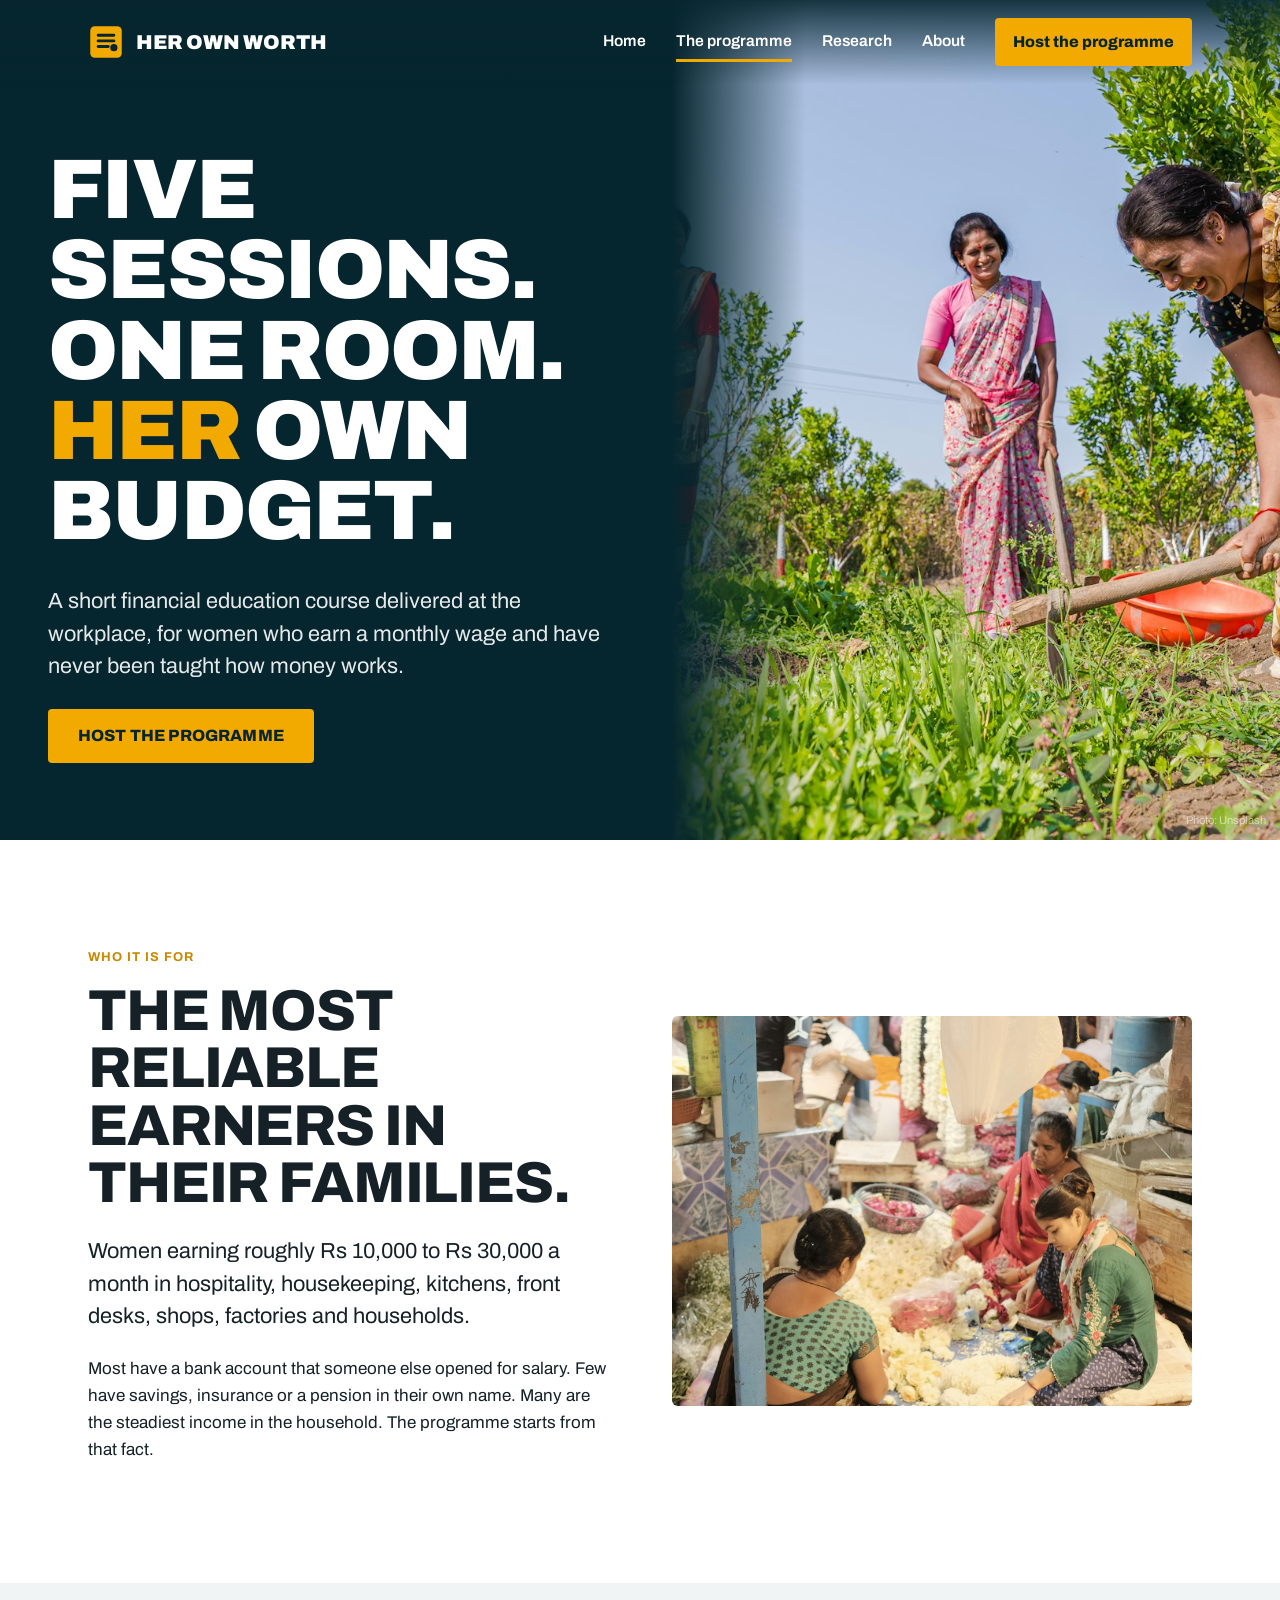
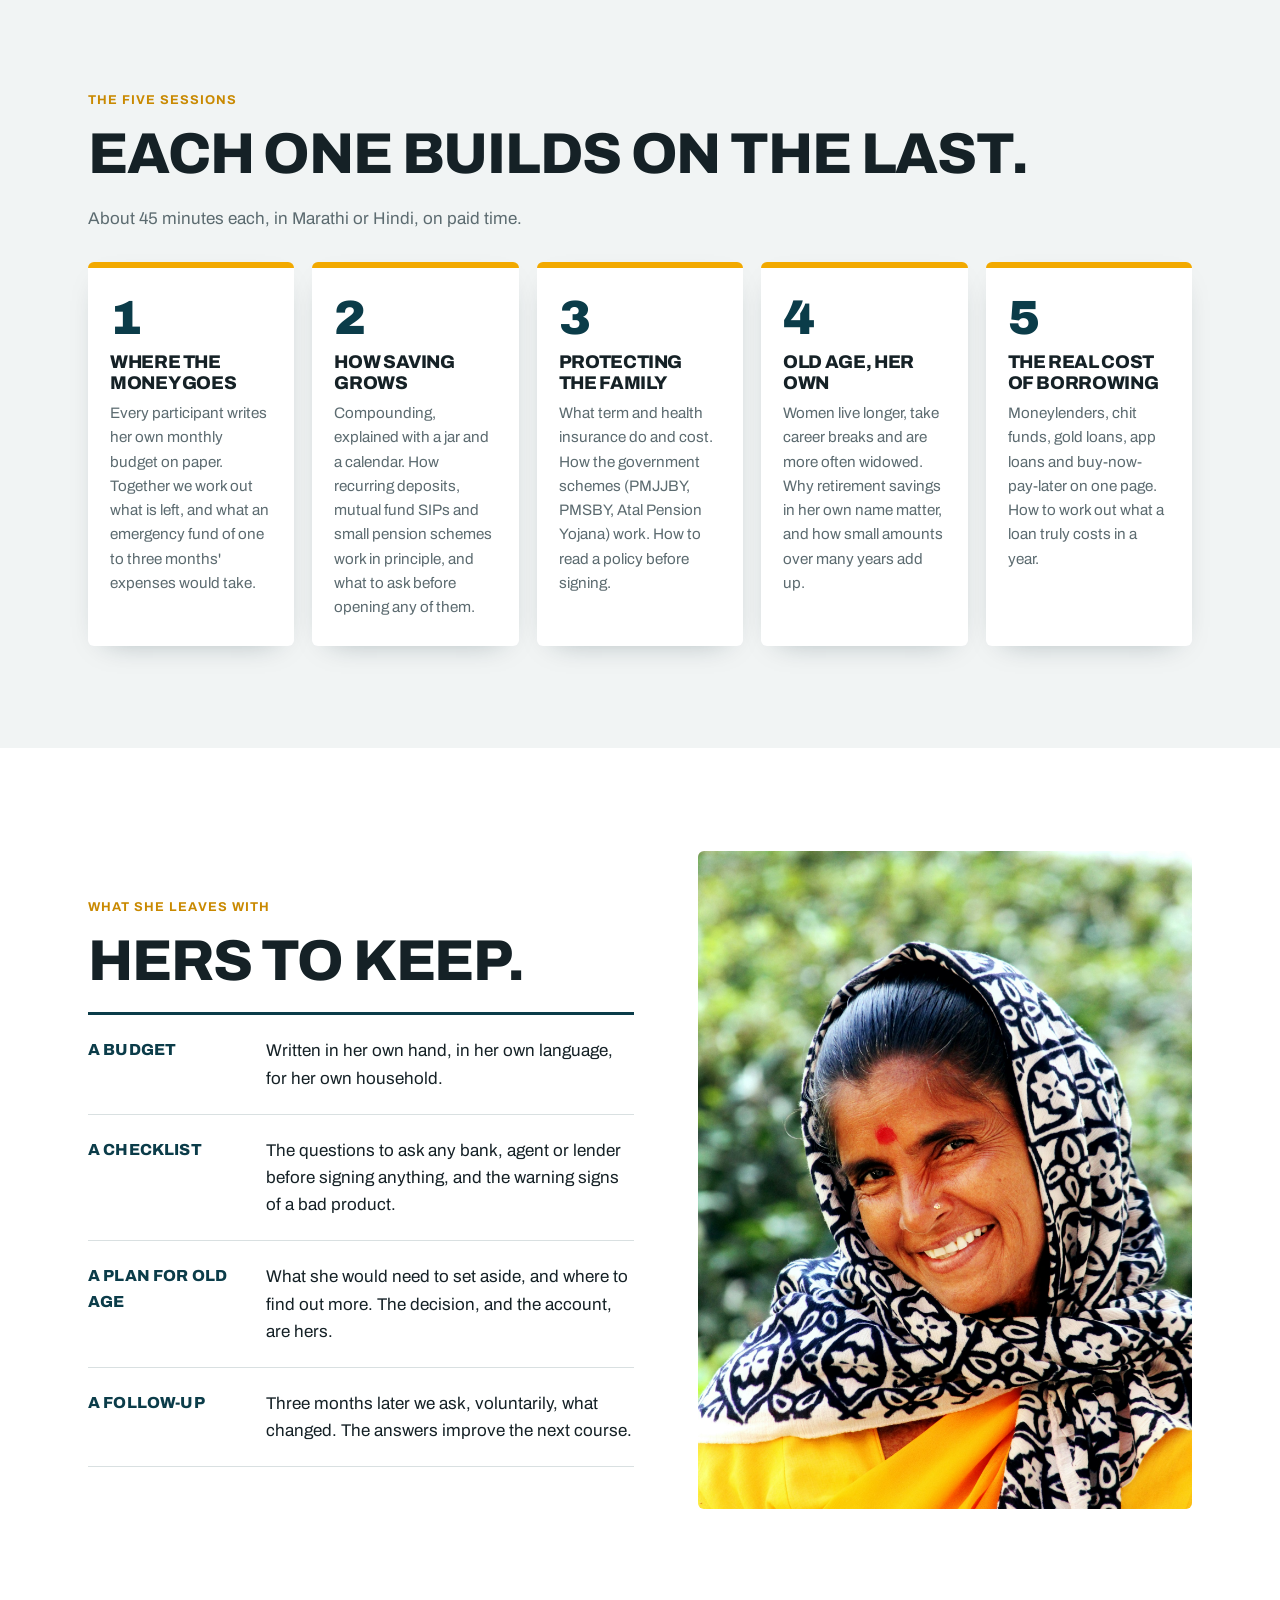
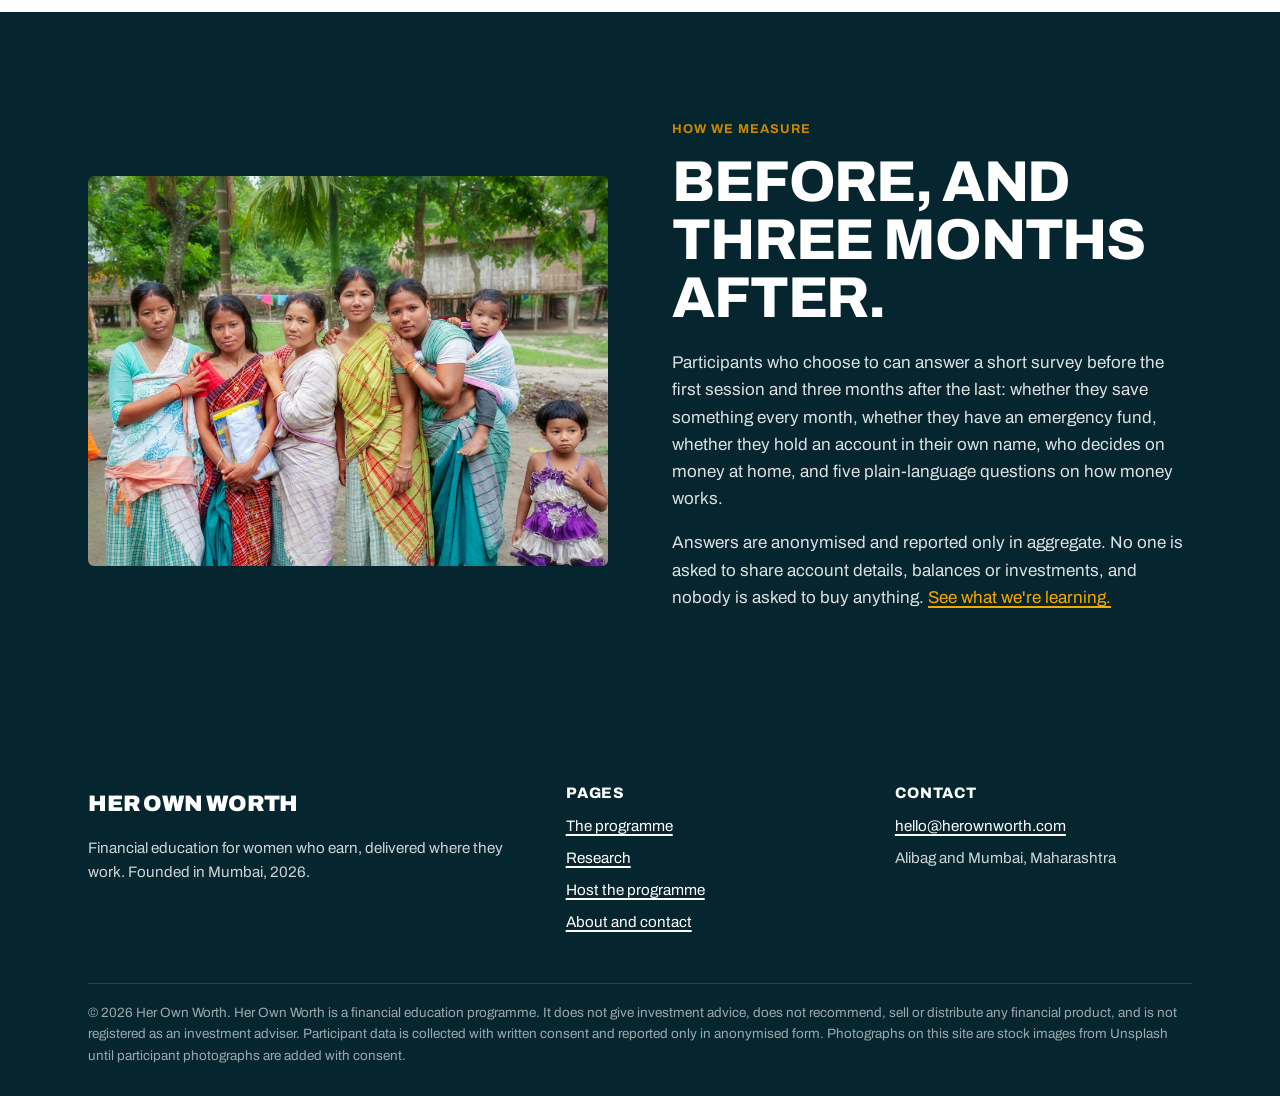
<file: programme.html>
<!doctype html>
<html lang="en">
<head>
<meta charset="utf-8">
<meta name="viewport" content="width=device-width, initial-scale=1">
<title>The programme | Her Own Worth</title>
<meta name="description" content="Five workplace sessions on budgeting, saving, insurance, old age and the real cost of borrowing, for women earning a monthly wage.">
<link rel="icon" href="favicon.svg" type="image/svg+xml">
<link rel="preconnect" href="https://fonts.googleapis.com">
<link rel="preconnect" href="https://fonts.gstatic.com" crossorigin>
<link href="https://fonts.googleapis.com/css2?family=Archivo:wght@400;500;600;700;800;900&display=swap" rel="stylesheet">
<link rel="stylesheet" href="styles.css">
</head>
<body>
<header class="top">
  <div class="wrap">
    <a class="brand" href="index.html"><svg class="mark" viewBox="0 0 32 32" aria-hidden="true"><rect x="2" y="2" width="28" height="28" rx="4" fill="#F2A900"/><path d="M9 10h14M9 15h14M9 20h9" stroke="#06262F" stroke-width="2.6" stroke-linecap="round"/><circle cx="23" cy="21" r="3.2" fill="#06262F"/></svg>Her Own Worth</a>
    <button class="menu-btn" aria-expanded="false" aria-controls="nav" onclick="var n=document.getElementById('nav');n.classList.toggle('open');this.setAttribute('aria-expanded',n.classList.contains('open'))">Menu</button>
    <nav class="main" id="nav" aria-label="Main">
      <a href="index.html">Home</a>
      <a href="programme.html" aria-current="page">The programme</a>
      <a href="research.html">Research</a>
      <a href="about.html">About</a>
      <a class="cta" href="employers.html">Host the programme</a>
    </nav>
  </div>
</header>
<main>

<section class="hero short">
  <div class="text"><div>
    <h1 class="reveal">Five sessions. One room. <em>Her</em> own budget.</h1>
    <p class="lead reveal d1">A short financial education course delivered at the workplace, for women who earn a monthly wage and have never been taught how money works.</p>
    <div class="actions reveal d2"><a class="btn" href="employers.html">Host the programme</a></div>
  </div></div>
  <div class="pic"><img src="img/women_field.jpg" alt="Three women working together in a field, smiling" fetchpriority="high" style="--pos:50% 30%"><span class="credit">Photo: Unsplash</span></div>
</section>

<section>
  <div class="wrap split">
    <div>
      <span class="eyebrow">Who it is for</span>
      <h2>The most reliable earners in their families.</h2>
      <p class="lead">Women earning roughly Rs 10,000 to Rs 30,000 a month in hospitality, housekeeping, kitchens, front desks, shops, factories and households.</p>
      <p>Most have a bank account that someone else opened for salary. Few have savings, insurance or a pension in their own name. Many are the steadiest income in the household. The programme starts from that fact.</p>
    </div>
    <div class="photo"><img src="img/market.jpg" alt="Women at work in a market" loading="lazy"></div>
  </div>
</section>

<section class="mist">
  <div class="wrap">
    <span class="eyebrow">The five sessions</span>
    <h2>Each one builds on the last.</h2>
    <p class="muted" style="margin-bottom:30px">About 45 minutes each, in Marathi or Hindi, on paid time.</p>
    <ol class="sessions">
      <li><h3>Where the money goes</h3><p>Every participant writes her own monthly budget on paper. Together we work out what is left, and what an emergency fund of one to three months' expenses would take.</p></li>
      <li><h3>How saving grows</h3><p>Compounding, explained with a jar and a calendar. How recurring deposits, mutual fund SIPs and small pension schemes work in principle, and what to ask before opening any of them.</p></li>
      <li><h3>Protecting the family</h3><p>What term and health insurance do and cost. How the government schemes (PMJJBY, PMSBY, Atal Pension Yojana) work. How to read a policy before signing.</p></li>
      <li><h3>Old age, her own</h3><p>Women live longer, take career breaks and are more often widowed. Why retirement savings in her own name matter, and how small amounts over many years add up.</p></li>
      <li><h3>The real cost of borrowing</h3><p>Moneylenders, chit funds, gold loans, app loans and buy-now-pay-later on one page. How to work out what a loan truly costs in a year.</p></li>
    </ol>
  </div>
</section>

<section>
  <div class="wrap split text-first">
    <div>
      <span class="eyebrow">What she leaves with</span>
      <h2>Hers to keep.</h2>
      <ul class="rows">
        <li><b>A budget</b><p>Written in her own hand, in her own language, for her own household.</p></li>
        <li><b>A checklist</b><p>The questions to ask any bank, agent or lender before signing anything, and the warning signs of a bad product.</p></li>
        <li><b>A plan for old age</b><p>What she would need to set aside, and where to find out more. The decision, and the account, are hers.</p></li>
        <li><b>A follow-up</b><p>Three months later we ask, voluntarily, what changed. The answers improve the next course.</p></li>
      </ul>
    </div>
    <div class="photo tall"><img src="img/p_scarf.jpg" alt="A woman in a patterned scarf, smiling" loading="lazy"></div>
  </div>
</section>

<section class="dark">
  <div class="wrap split">
    <div class="photo"><img src="img/group_rural.jpg" alt="A group of women and children" loading="lazy"></div>
    <div>
      <span class="eyebrow">How we measure</span>
      <h2>Before, and three months after.</h2>
      <p>Participants who choose to can answer a short survey before the first session and three months after the last: whether they save something every month, whether they have an emergency fund, whether they hold an account in their own name, who decides on money at home, and five plain-language questions on how money works.</p>
      <p>Answers are anonymised and reported only in aggregate. No one is asked to share account details, balances or investments, and nobody is asked to buy anything. <a href="research.html">See what we're learning.</a></p>
    </div>
  </div>
</section>

</main>
<footer>
  <div class="wrap">
    <div>
      <div class="brand">Her Own Worth</div>
      <p>Financial education for women who earn, delivered where they work. Founded in Mumbai, 2026.</p>
    </div>
    <div>
      <h4>PAGES</h4>
      <ul>
        <li><a href="programme.html">The programme</a></li>
        <li><a href="research.html">Research</a></li>
        <li><a href="employers.html">Host the programme</a></li>
        <li><a href="about.html">About and contact</a></li>
      </ul>
    </div>
    <div>
      <h4>CONTACT</h4>
      <ul>
        <li><a href="mailto:hello@herownworth.com">hello@herownworth.com</a></li>
        <li>Alibag and Mumbai, Maharashtra</li>
      </ul>
    </div>
    <div class="legal">&copy; 2026 Her Own Worth. Her Own Worth is a financial education programme. It does not give investment advice, does not recommend, sell or distribute any financial product, and is not registered as an investment adviser. Participant data is collected with written consent and reported only in anonymised form. Photographs on this site are stock images from Unsplash until participant photographs are added with consent.</div>
  </div>
</footer>
<script>
(function(){
  var els=document.querySelectorAll('[data-count]');
  if(!('IntersectionObserver' in window)||!els.length) return;
  var reduce=window.matchMedia('(prefers-reduced-motion: reduce)').matches;
  var io=new IntersectionObserver(function(entries){
    entries.forEach(function(e){
      if(!e.isIntersecting) return; io.unobserve(e.target);
      var el=e.target, end=parseInt(el.getAttribute('data-count'),10), pre=el.getAttribute('data-prefix')||'', suf=el.getAttribute('data-suffix')||'';
      if(reduce){ el.textContent=pre+end+suf; return; }
      var t0=null, dur=1400;
      function step(ts){ if(!t0) t0=ts; var p=Math.min(1,(ts-t0)/dur); p=1-Math.pow(1-p,3); el.textContent=pre+Math.round(end*p)+suf; if(p<1) requestAnimationFrame(step); }
      requestAnimationFrame(step);
    });
  },{threshold:.4});
  els.forEach(function(el){ el.textContent=(el.getAttribute('data-prefix')||'')+'0'+(el.getAttribute('data-suffix')||''); io.observe(el); });
})();
</script>
</body>
</html>
</file>
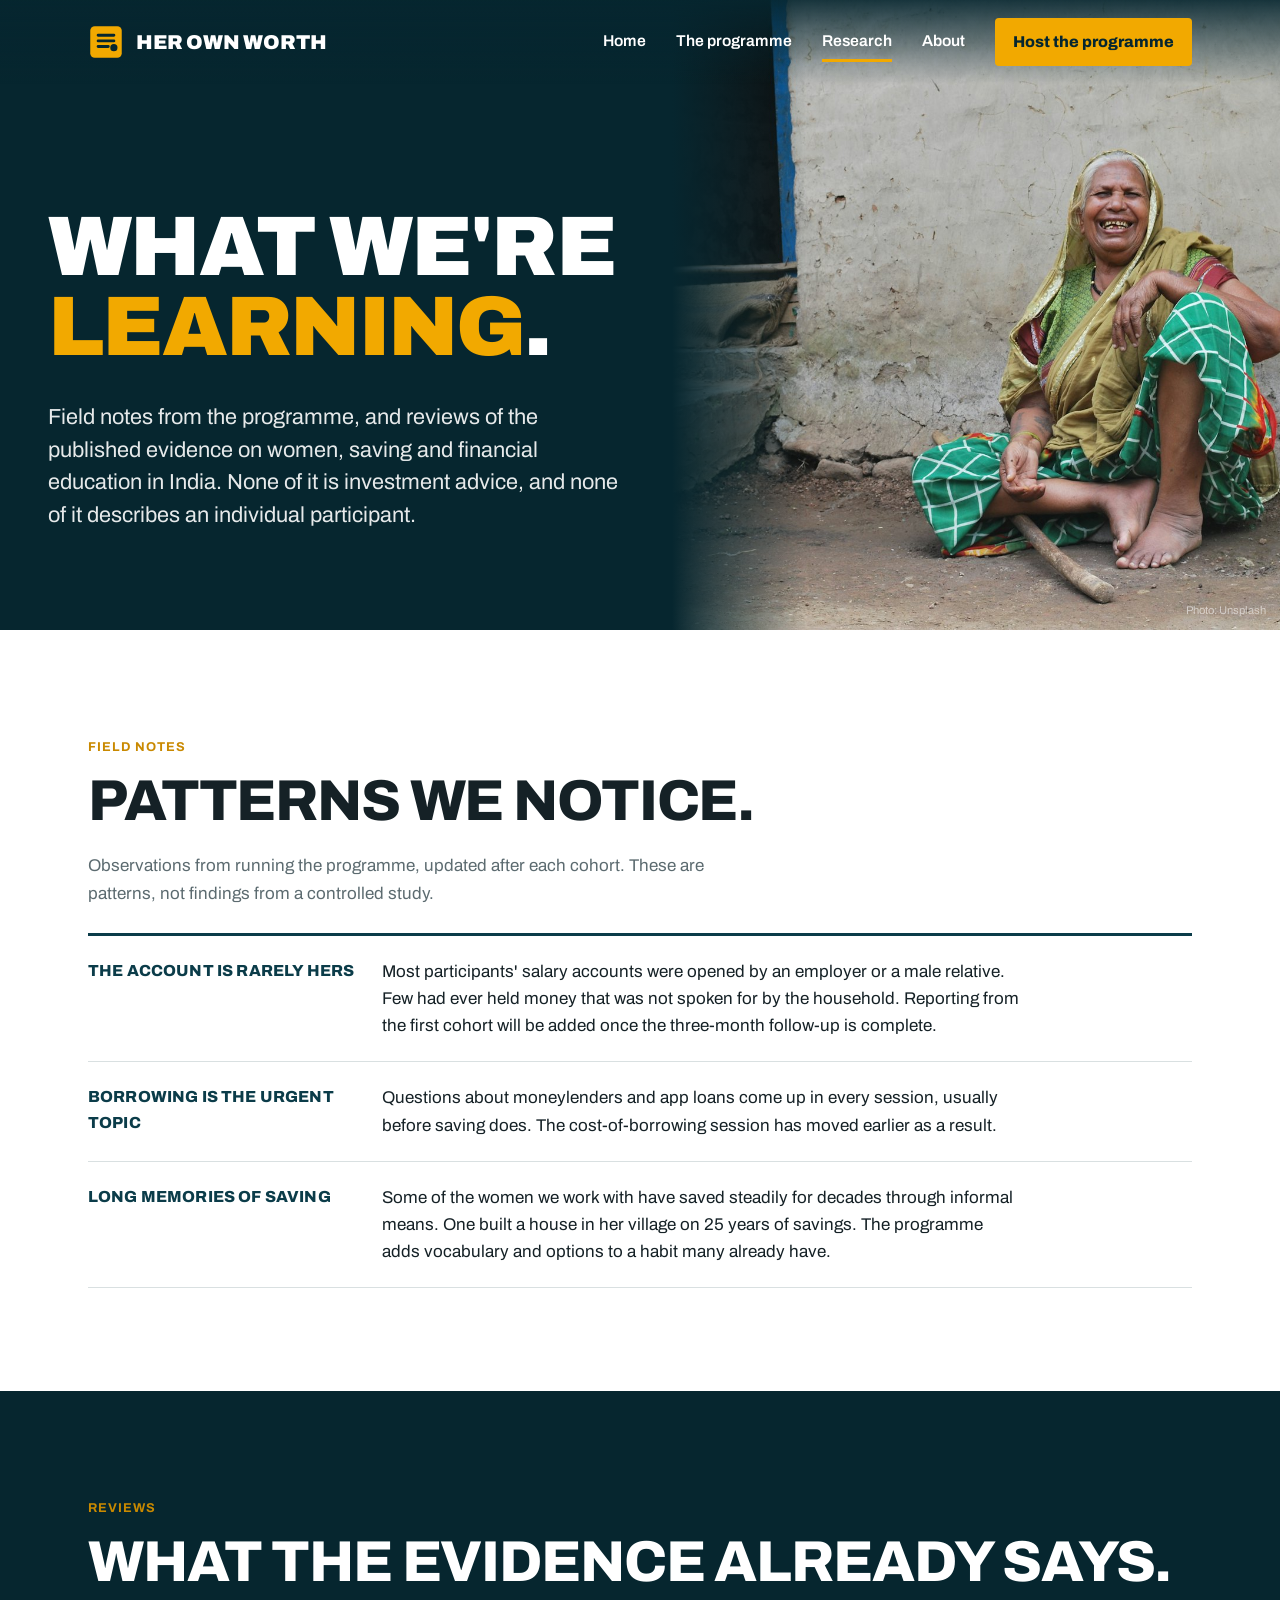
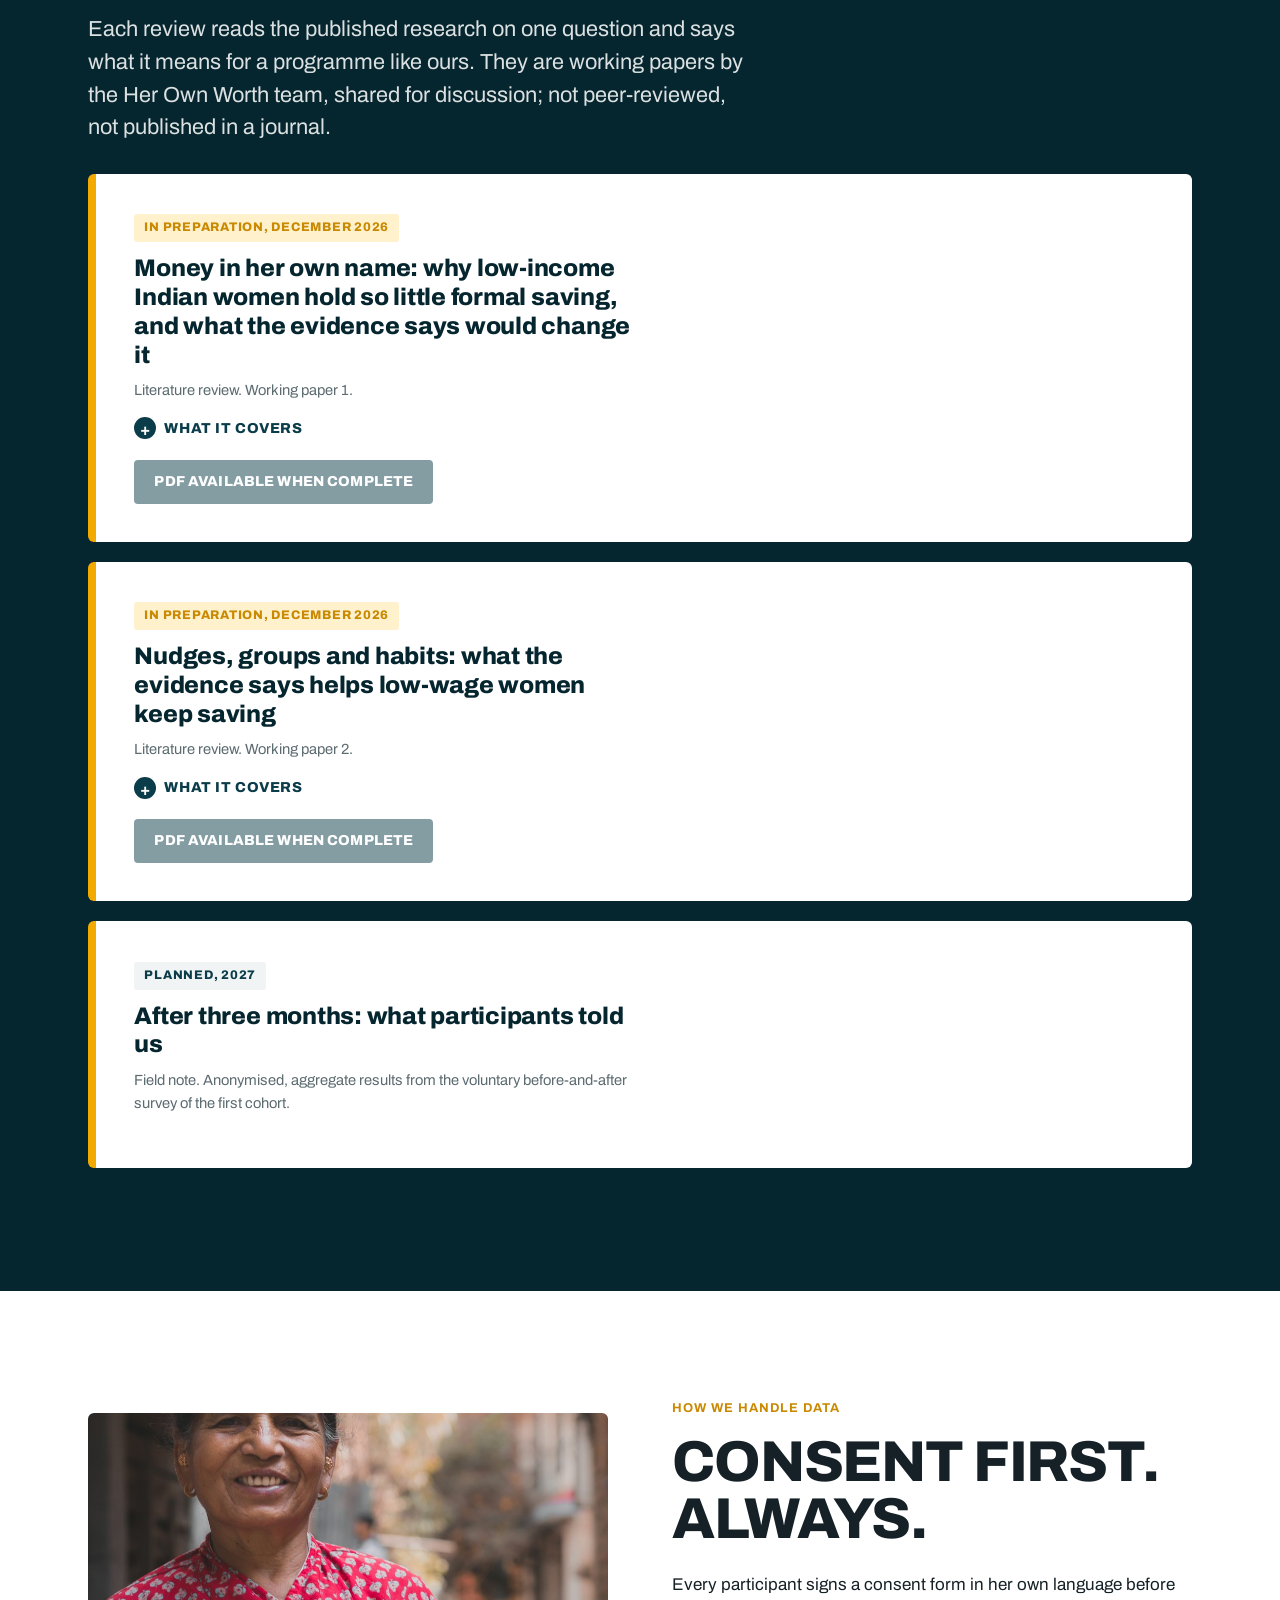
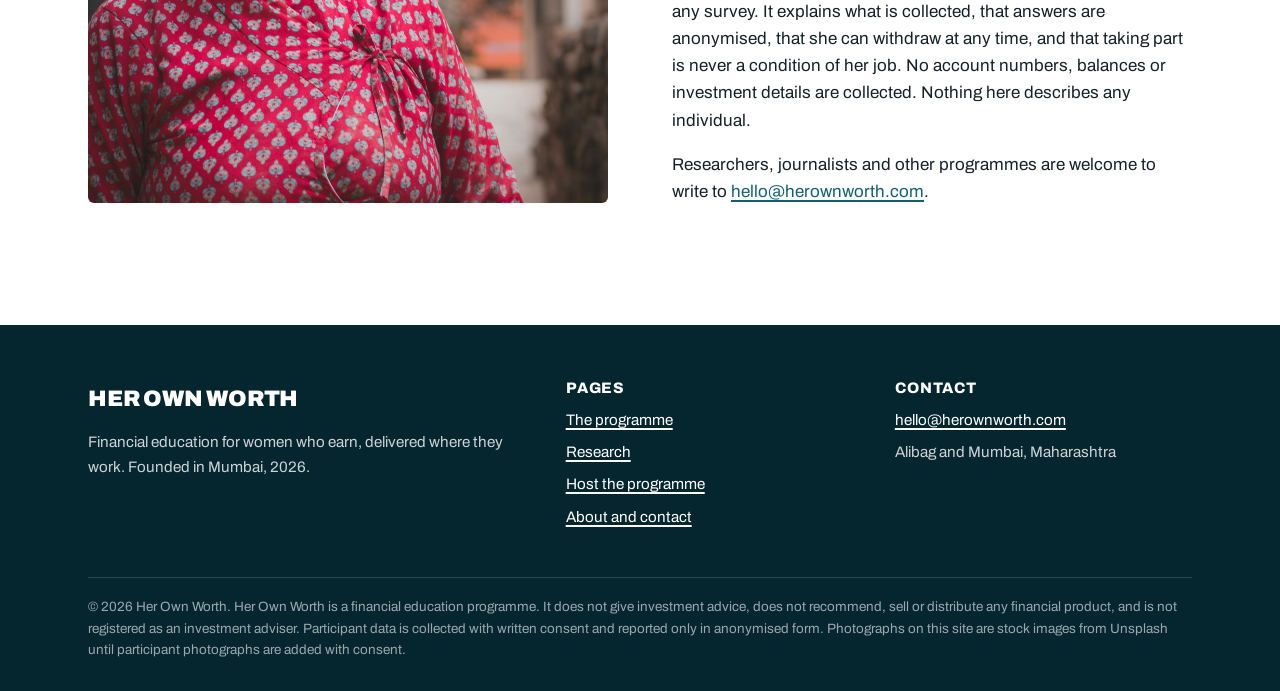
<file: research.html>
<!doctype html>
<html lang="en">
<head>
<meta charset="utf-8">
<meta name="viewport" content="width=device-width, initial-scale=1">
<title>Research | Her Own Worth</title>
<meta name="description" content="Field notes and literature reviews on women, saving and financial education in India.">
<link rel="icon" href="favicon.svg" type="image/svg+xml">
<link rel="preconnect" href="https://fonts.googleapis.com">
<link rel="preconnect" href="https://fonts.gstatic.com" crossorigin>
<link href="https://fonts.googleapis.com/css2?family=Archivo:wght@400;500;600;700;800;900&display=swap" rel="stylesheet">
<link rel="stylesheet" href="styles.css">
</head>
<body>
<header class="top">
  <div class="wrap">
    <a class="brand" href="index.html"><svg class="mark" viewBox="0 0 32 32" aria-hidden="true"><rect x="2" y="2" width="28" height="28" rx="4" fill="#F2A900"/><path d="M9 10h14M9 15h14M9 20h9" stroke="#06262F" stroke-width="2.6" stroke-linecap="round"/><circle cx="23" cy="21" r="3.2" fill="#06262F"/></svg>Her Own Worth</a>
    <button class="menu-btn" aria-expanded="false" aria-controls="nav" onclick="var n=document.getElementById('nav');n.classList.toggle('open');this.setAttribute('aria-expanded',n.classList.contains('open'))">Menu</button>
    <nav class="main" id="nav" aria-label="Main">
      <a href="index.html">Home</a>
      <a href="programme.html">The programme</a>
      <a href="research.html" aria-current="page">Research</a>
      <a href="about.html">About</a>
      <a class="cta" href="employers.html">Host the programme</a>
    </nav>
  </div>
</header>
<main>

<section class="hero short">
  <div class="text"><div>
    <h1 class="reveal">What we're <em>learning</em>.</h1>
    <p class="lead reveal d1">Field notes from the programme, and reviews of the published evidence on women, saving and financial education in India. None of it is investment advice, and none of it describes an individual participant.</p>
    
  </div></div>
  <div class="pic"><img src="img/p_seated.jpg" alt="An older woman seated at a doorway" fetchpriority="high" style="--pos:50% 40%"><span class="credit">Photo: Unsplash</span></div>
</section>

<section>
  <div class="wrap">
    <span class="eyebrow">Field notes</span>
    <h2>Patterns we notice.</h2>
    <p class="muted" style="margin-bottom:26px">Observations from running the programme, updated after each cohort. These are patterns, not findings from a controlled study.</p>
    <ul class="rows">
      <li><b>The account is rarely hers</b><p>Most participants' salary accounts were opened by an employer or a male relative. Few had ever held money that was not spoken for by the household. Reporting from the first cohort will be added once the three-month follow-up is complete.</p></li>
      <li><b>Borrowing is the urgent topic</b><p>Questions about moneylenders and app loans come up in every session, usually before saving does. The cost-of-borrowing session has moved earlier as a result.</p></li>
      <li><b>Long memories of saving</b><p>Some of the women we work with have saved steadily for decades through informal means. One built a house in her village on 25 years of savings. The programme adds vocabulary and options to a habit many already have.</p></li>
    </ul>
  </div>
</section>

<section class="dark">
  <div class="wrap">
    <span class="eyebrow">Reviews</span>
    <h2>What the evidence already says.</h2>
    <p class="lead" style="margin-bottom:30px">Each review reads the published research on one question and says what it means for a programme like ours. They are working papers by the Her Own Worth team, shared for discussion; not peer-reviewed, not published in a journal.</p>

    <article class="paper">
      <span class="status soon">In preparation, December 2026</span>
      <h3>Money in her own name: why low-income Indian women hold so little formal saving, and what the evidence says would change it</h3>
      <p class="meta">Literature review. Working paper 1.</p>
      <details>
        <summary>What it covers</summary>
        <p>What national surveys (NFHS, the Global Findex, RBI and NCFE financial literacy surveys) and field studies report about women's ownership of bank accounts, savings and insurance in India; the barriers that recur across that research (irregular income, household control of money, distance and distrust of formal finance, lack of documents); the role of informal saving (chit funds, savings groups, gold) and why it persists; and what published evaluations of financial education programmes, workplace schemes and government products say about what shifts behaviour. It closes with what this implies for a workplace course for women who earn a wage.</p>
      </details>
      <div class="actions"><a class="btn teal disabled" aria-disabled="true" href="#">PDF available when complete</a></div>
    </article>

    <article class="paper">
      <span class="status soon">In preparation, December 2026</span>
      <h3>Nudges, groups and habits: what the evidence says helps low-wage women keep saving</h3>
      <p class="meta">Literature review. Working paper 2.</p>
      <details>
        <summary>What it covers</summary>
        <p>A review of behavioural research on saving among low-income people, with attention to studies in India and comparable economies: default enrolment and automatic deductions, commitment savings, reminders, goal-named accounts and peer groups. It asks which findings transfer to low-wage Indian women specifically, given irregular income, limited control over household money and distrust of formal finance; where the evidence is thin; and what an employer-hosted education programme can borrow from it without recommending any product.</p>
      </details>
      <div class="actions"><a class="btn teal disabled" aria-disabled="true" href="#">PDF available when complete</a></div>
    </article>

    <article class="paper">
      <span class="status">Planned, 2027</span>
      <h3>After three months: what participants told us</h3>
      <p class="meta">Field note. Anonymised, aggregate results from the voluntary before-and-after survey of the first cohort.</p>
    </article>
  </div>
</section>

<section>
  <div class="wrap split">
    <div class="photo"><img src="img/p_older.jpg" alt="An older woman smiling" loading="lazy"></div>
    <div>
      <span class="eyebrow">How we handle data</span>
      <h2>Consent first. Always.</h2>
      <p>Every participant signs a consent form in her own language before any survey. It explains what is collected, that answers are anonymised, that she can withdraw at any time, and that taking part is never a condition of her job. No account numbers, balances or investment details are collected. Nothing here describes any individual.</p>
      <p>Researchers, journalists and other programmes are welcome to write to <a href="mailto:hello@herownworth.com">hello@herownworth.com</a>.</p>
    </div>
  </div>
</section>

</main>
<footer>
  <div class="wrap">
    <div>
      <div class="brand">Her Own Worth</div>
      <p>Financial education for women who earn, delivered where they work. Founded in Mumbai, 2026.</p>
    </div>
    <div>
      <h4>PAGES</h4>
      <ul>
        <li><a href="programme.html">The programme</a></li>
        <li><a href="research.html">Research</a></li>
        <li><a href="employers.html">Host the programme</a></li>
        <li><a href="about.html">About and contact</a></li>
      </ul>
    </div>
    <div>
      <h4>CONTACT</h4>
      <ul>
        <li><a href="mailto:hello@herownworth.com">hello@herownworth.com</a></li>
        <li>Alibag and Mumbai, Maharashtra</li>
      </ul>
    </div>
    <div class="legal">&copy; 2026 Her Own Worth. Her Own Worth is a financial education programme. It does not give investment advice, does not recommend, sell or distribute any financial product, and is not registered as an investment adviser. Participant data is collected with written consent and reported only in anonymised form. Photographs on this site are stock images from Unsplash until participant photographs are added with consent.</div>
  </div>
</footer>
<script>
(function(){
  var els=document.querySelectorAll('[data-count]');
  if(!('IntersectionObserver' in window)||!els.length) return;
  var reduce=window.matchMedia('(prefers-reduced-motion: reduce)').matches;
  var io=new IntersectionObserver(function(entries){
    entries.forEach(function(e){
      if(!e.isIntersecting) return; io.unobserve(e.target);
      var el=e.target, end=parseInt(el.getAttribute('data-count'),10), pre=el.getAttribute('data-prefix')||'', suf=el.getAttribute('data-suffix')||'';
      if(reduce){ el.textContent=pre+end+suf; return; }
      var t0=null, dur=1400;
      function step(ts){ if(!t0) t0=ts; var p=Math.min(1,(ts-t0)/dur); p=1-Math.pow(1-p,3); el.textContent=pre+Math.round(end*p)+suf; if(p<1) requestAnimationFrame(step); }
      requestAnimationFrame(step);
    });
  },{threshold:.4});
  els.forEach(function(el){ el.textContent=(el.getAttribute('data-prefix')||'')+'0'+(el.getAttribute('data-suffix')||''); io.observe(el); });
})();
</script>
</body>
</html>
</file>
<file: styles.css>
:root{
  --teal:#0B3C49;
  --teal-deep:#06262F;
  --teal-mid:#135E6E;
  --gold:#F2A900;
  --gold-deep:#C98900;
  --paper:#FFFFFF;
  --mist:#F1F4F4;
  --ink:#152126;
  --muted:#5C6B70;
  --rule:#D9E0E1;
  --max:1200px;
  --gutter:clamp(18px,4vw,48px);
}
*{box-sizing:border-box}
html{scroll-behavior:smooth}
body{margin:0;background:var(--paper);color:var(--ink);font-family:"Archivo",system-ui,-apple-system,"Segoe UI",sans-serif;font-size:17px;line-height:1.6;-webkit-font-smoothing:antialiased}
h1,h2,h3,h4{font-family:"Archivo",sans-serif;font-weight:800;line-height:1;letter-spacing:-0.02em;margin:0 0 .4em;text-transform:uppercase}
h1{font-size:clamp(2.6rem,6.6vw,5.6rem);font-weight:900;line-height:.95}
h2{font-size:clamp(2rem,4.6vw,3.6rem)}
h3{font-size:clamp(1.2rem,2vw,1.5rem);line-height:1.1}
p{margin:0 0 1em;max-width:64ch}
a{color:var(--teal-mid);text-decoration-thickness:1.5px;text-underline-offset:3px}
:focus-visible{outline:3px solid var(--gold);outline-offset:3px}
img{max-width:100%;height:auto;display:block}
.wrap{max-width:var(--max);margin:0 auto;padding:0 var(--gutter)}
.muted{color:var(--muted)}
.lead{font-size:clamp(1.15rem,1.7vw,1.4rem);line-height:1.5;max-width:56ch}
.eyebrow{display:inline-block;font-weight:700;letter-spacing:.08em;text-transform:uppercase;font-size:.8rem;color:var(--gold-deep);margin-bottom:14px}
.on-dark .eyebrow{color:var(--gold)}

/* header */
.top{position:absolute;top:0;left:0;right:0;z-index:30;background:linear-gradient(rgba(6,38,47,.9),rgba(6,38,47,0))}
.top .wrap{display:flex;align-items:center;justify-content:space-between;height:84px;gap:16px}
.brand{display:flex;align-items:center;gap:12px;text-decoration:none;color:#fff;font-weight:900;font-size:1.25rem;letter-spacing:-.01em;text-transform:uppercase}
.brand .mark{width:36px;height:36px;flex:none}
nav.main{display:flex;gap:30px;align-items:center}
nav.main a{text-decoration:none;color:#fff;font-weight:600;font-size:.98rem;padding:6px 0;border-bottom:3px solid transparent}
nav.main a[aria-current="page"]{border-bottom-color:var(--gold)}
nav.main a.cta{background:var(--gold);color:var(--teal-deep);padding:11px 18px;border-radius:4px;border:0;font-weight:800}
nav.main a.cta:hover{background:#FFBB1F}
.menu-btn{display:none;background:rgba(255,255,255,.12);border:1px solid rgba(255,255,255,.4);border-radius:4px;padding:9px 12px;font:inherit;font-weight:700;color:#fff}
@media (max-width:860px){
  nav.main{display:none;position:absolute;left:0;right:0;top:84px;background:var(--teal-deep);flex-direction:column;align-items:stretch;gap:0;padding:8px var(--gutter) 18px}
  nav.main.open{display:flex}
  nav.main a{padding:14px 0;border-bottom:1px solid rgba(255,255,255,.12)}
  nav.main a[aria-current="page"]{border-bottom-color:var(--gold)}
  nav.main a.cta{margin-top:12px;text-align:center}
  .menu-btn{display:inline-block}
}

/* buttons */
.btn{display:inline-block;background:var(--gold);color:var(--teal-deep);text-decoration:none;padding:16px 28px;border-radius:4px;font-weight:800;font-size:1.02rem;letter-spacing:.01em;text-transform:uppercase;border:2px solid var(--gold);line-height:1.1}
.btn:hover{background:#FFBB1F;border-color:#FFBB1F;color:var(--teal-deep)}
.btn.outline{background:transparent;color:#fff;border-color:#fff}
.btn.outline:hover{background:#fff;color:var(--teal-deep)}
.btn.teal{background:var(--teal);border-color:var(--teal);color:#fff}
.btn.teal:hover{background:var(--teal-mid);border-color:var(--teal-mid)}
.btn.disabled{opacity:.5;pointer-events:none}

/* hero: split */
section.hero{padding:0}
.hero{position:relative;display:grid;grid-template-columns:minmax(0,1.05fr) minmax(0,.95fr);min-height:max(92vh,760px);color:#fff;background:var(--teal-deep)}
.hero.short{min-height:min(70vh,640px)}
.hero .text{display:flex;align-items:flex-end;padding:150px var(--gutter) clamp(48px,6vw,80px) var(--gutter)}
.hero .text > div{max-width:620px;margin-left:auto;width:100%}
.hero .pic{position:relative;overflow:hidden;min-height:420px}
.hero .pic img{position:absolute;inset:0;width:100%;height:100%;object-fit:cover;object-position:var(--pos,50% 30%)}
.hero .pic::after{content:"";position:absolute;inset:0;background:linear-gradient(90deg,var(--teal-deep) 0%,rgba(6,38,47,0) 22%)}
.hero h1{max-width:12ch}
.hero h1 em{font-style:normal;color:var(--gold)}
.hero .lead{color:rgba(255,255,255,.9);max-width:50ch;margin-top:8px}
.hero .actions{display:flex;gap:14px;flex-wrap:wrap;margin-top:26px}
.hero .credit{position:absolute;right:14px;bottom:10px;font-size:.7rem;color:rgba(255,255,255,.55)}
@media (max-width:900px){
  .hero{grid-template-columns:1fr;grid-template-rows:auto auto;min-height:0}
  .hero .pic{order:-1;min-height:58vh;margin-top:84px}
  .hero .pic::after{background:linear-gradient(180deg,rgba(6,38,47,0) 70%,var(--teal-deep) 100%)}
  .hero .text{padding-top:28px}
  .hero .text > div{margin-left:0}
}
.reveal{opacity:0;transform:translateY(18px);animation:up .7s cubic-bezier(.2,.7,.2,1) forwards}
.reveal.d1{animation-delay:.15s}.reveal.d2{animation-delay:.3s}.reveal.d3{animation-delay:.45s}
@keyframes up{to{opacity:1;transform:none}}
@media (prefers-reduced-motion:reduce){.reveal{opacity:1;transform:none;animation:none}}

/* stats band */
.stats{background:var(--gold);color:var(--teal-deep)}
.stats .wrap{display:grid;grid-template-columns:repeat(4,1fr);gap:0}
.stats div{padding:34px 24px 30px;border-left:1px solid rgba(6,38,47,.18)}
.stats div:first-child{border-left:0}
.stats b{display:block;font-size:clamp(2.6rem,5vw,4.2rem);font-weight:900;line-height:1;letter-spacing:-.03em}
.stats span{display:block;font-weight:600;margin-top:6px;font-size:1rem;line-height:1.3}
@media (max-width:860px){.stats .wrap{grid-template-columns:1fr 1fr}.stats div{border-left:0;border-top:1px solid rgba(6,38,47,.18)}.stats div:nth-child(-n+2){border-top:0}}

/* sections */
section{padding:clamp(60px,8vw,110px) 0}
section.tight{padding:clamp(40px,5vw,64px) 0}
.mist{background:var(--mist)}
.dark{background:var(--teal-deep);color:#fff}
.dark h2,.dark h3{color:#fff}
.dark p{color:rgba(255,255,255,.86)}
.dark a{color:var(--gold)}
.split{display:grid;grid-template-columns:1fr 1fr;gap:clamp(28px,5vw,72px);align-items:center}
.split.text-first{grid-template-columns:1.05fr .95fr}
@media (max-width:860px){.split,.split.text-first{grid-template-columns:1fr}}
.photo{border-radius:6px;overflow:hidden;aspect-ratio:4/3;background:var(--mist);position:relative}
.photo img{width:100%;height:100%;object-fit:cover}
.photo.tall{aspect-ratio:3/4}
.bignum{font-size:clamp(4.5rem,10vw,8rem);font-weight:900;line-height:.9;letter-spacing:-.04em;color:var(--teal);margin:0 0 8px}
.bignum small{font-size:.32em;letter-spacing:0;font-weight:800;vertical-align:top;margin-left:6px;display:inline-block;margin-top:.5em}

/* photo cards */
.cards{display:grid;grid-template-columns:repeat(4,1fr);gap:20px}
@media (max-width:1000px){.cards{grid-template-columns:1fr 1fr}}
@media (max-width:560px){.cards{grid-template-columns:1fr}}
.card{background:#fff;border-radius:6px;overflow:hidden;box-shadow:0 10px 30px -18px rgba(6,38,47,.4);display:flex;flex-direction:column}
.card .img{aspect-ratio:4/3;overflow:hidden;background:var(--mist)}
.card .img img{width:100%;height:100%;object-fit:cover}
.card .body{padding:22px 22px 24px}
.card .body p{margin:0;color:var(--muted);font-size:.98rem}
.card .step{display:inline-block;background:var(--gold);color:var(--teal-deep);font-weight:900;padding:4px 10px;border-radius:3px;font-size:.85rem;margin-bottom:10px}

/* band with photo */
.band{position:relative;color:#fff;isolation:isolate;overflow:hidden;padding:clamp(80px,12vw,160px) 0}
.band img.bg{position:absolute;inset:0;width:100%;height:100%;object-fit:cover;z-index:-2}
.band::after{content:"";position:absolute;inset:0;z-index:-1;background:linear-gradient(90deg,rgba(6,38,47,.92) 0%,rgba(6,38,47,.6) 55%,rgba(6,38,47,.25) 100%)}
.band h2{max-width:14ch}
.band .lead{color:rgba(255,255,255,.92)}
.band .credit{position:absolute;right:14px;bottom:10px;font-size:.7rem;color:rgba(255,255,255,.55)}

/* quotes */
.quotes{display:grid;grid-template-columns:repeat(3,1fr);gap:22px}
@media (max-width:900px){.quotes{grid-template-columns:1fr}}
.quote{background:#fff;border-radius:6px;overflow:hidden;box-shadow:0 10px 30px -18px rgba(6,38,47,.4);position:relative}
.quote .img{aspect-ratio:1/1;overflow:hidden}
.quote .img img{width:100%;height:100%;object-fit:cover}
.quote blockquote{margin:0;padding:22px 22px 8px;font-size:1.12rem;line-height:1.45;font-weight:600;color:var(--teal-deep)}
.quote cite{display:block;font-style:normal;color:var(--muted);font-size:.9rem;padding:0 22px 22px}
.sample{position:absolute;top:12px;left:12px;font-size:.72rem;font-weight:800;letter-spacing:.06em;text-transform:uppercase;color:var(--teal-deep);background:var(--gold);padding:4px 9px;border-radius:3px}

/* list rows */
.rows{list-style:none;margin:0;padding:0;border-top:3px solid var(--teal)}
.rows li{display:grid;grid-template-columns:minmax(160px,.34fr) 1fr;gap:18px;padding:22px 0;border-bottom:1px solid var(--rule)}
.rows li b{font-weight:800;text-transform:uppercase;font-size:1rem;letter-spacing:.01em;color:var(--teal)}
.rows li p{margin:0}
.dark .rows{border-top-color:var(--gold)}
.dark .rows li{border-bottom-color:rgba(255,255,255,.14)}
.dark .rows li b{color:var(--gold)}
@media (max-width:560px){.rows li{grid-template-columns:1fr;gap:6px}}

/* sessions: sequence, numbered */
.sessions{display:grid;grid-template-columns:repeat(5,1fr);gap:18px;list-style:none;margin:0;padding:0;counter-reset:s}
@media (max-width:1000px){.sessions{grid-template-columns:repeat(2,1fr)}}
@media (max-width:560px){.sessions{grid-template-columns:1fr}}
.sessions li{counter-increment:s;background:#fff;border-radius:6px;padding:26px 22px;border-top:6px solid var(--gold);box-shadow:0 10px 30px -18px rgba(6,38,47,.4)}
.sessions li::before{content:counter(s);display:block;font-size:3rem;font-weight:900;color:var(--teal);line-height:1;margin-bottom:10px;letter-spacing:-.03em}
.sessions h3{font-size:1.15rem;margin-bottom:8px}
.sessions p{margin:0;color:var(--muted);font-size:.95rem}

/* research */
.paper{background:#fff;color:var(--ink);border-radius:6px;padding:clamp(24px,3vw,40px);margin-bottom:20px;border-left:8px solid var(--gold)}
.paper .status{display:inline-block;font-size:.78rem;font-weight:800;text-transform:uppercase;letter-spacing:.06em;padding:4px 10px;border-radius:3px;background:var(--mist);color:var(--teal);margin-bottom:12px}
.paper .status.soon{background:#FFF1CC;color:var(--gold-deep)}
.paper h3{text-transform:none;letter-spacing:-.01em;font-size:1.5rem;max-width:34ch;line-height:1.2}
.paper .meta{color:var(--muted);font-size:.92rem;margin-bottom:14px}
.paper details{margin-top:6px}
.paper summary{cursor:pointer;color:var(--teal);font-weight:800;list-style:none;display:inline-flex;align-items:center;gap:8px;text-transform:uppercase;font-size:.9rem;letter-spacing:.04em}
.paper summary::-webkit-details-marker{display:none}
.paper summary::before{content:"+";display:inline-grid;place-items:center;width:22px;height:22px;background:var(--teal);color:#fff;border-radius:50%;font-size:1rem}
.paper details[open] summary::before{content:"\2013"}
.paper details p{margin-top:12px;max-width:72ch;color:var(--ink)}
.paper .actions{margin-top:16px;display:flex;gap:10px;flex-wrap:wrap}
.paper .btn{padding:12px 18px;font-size:.9rem}

/* gallery strip */
.strip{display:grid;grid-template-columns:repeat(4,1fr);gap:8px}
.strip div{aspect-ratio:1/1;overflow:hidden}
.strip img{width:100%;height:100%;object-fit:cover}
@media (max-width:700px){.strip{grid-template-columns:repeat(2,1fr)}}

/* form */
form .field{margin-bottom:16px}
form label{display:block;font-weight:700;margin-bottom:6px}
form input,form textarea{width:100%;padding:14px;border:2px solid var(--rule);border-radius:4px;font:inherit;background:#fff;color:var(--ink)}
form input:focus,form textarea:focus{border-color:var(--teal);outline:none}
form textarea{min-height:140px}
.note{background:var(--mist);border-left:6px solid var(--gold);padding:16px 20px;color:var(--ink);font-size:.95rem;max-width:none}
.dark .note{background:rgba(255,255,255,.06);color:rgba(255,255,255,.85)}

/* footer */
footer{background:var(--teal-deep);color:rgba(255,255,255,.8);padding:56px 0 30px;font-size:.95rem}
footer .wrap{display:grid;grid-template-columns:1.5fr 1fr 1fr;gap:32px}
@media (max-width:760px){footer .wrap{grid-template-columns:1fr}}
footer h4{color:#fff;margin:0 0 12px;font-size:.95rem;letter-spacing:.06em}
footer a{color:#fff}
footer ul{list-style:none;margin:0;padding:0}
footer li{margin-bottom:8px}
footer .legal{grid-column:1/-1;border-top:1px solid rgba(255,255,255,.15);padding-top:18px;margin-top:8px;font-size:.84rem;color:rgba(255,255,255,.6)}
footer .brand{font-size:1.4rem;margin-bottom:14px}

.dark .paper h3{color:var(--teal-deep)}
.dark .paper p{color:var(--ink)}
.dark .paper .meta{color:var(--muted)}
</file>
